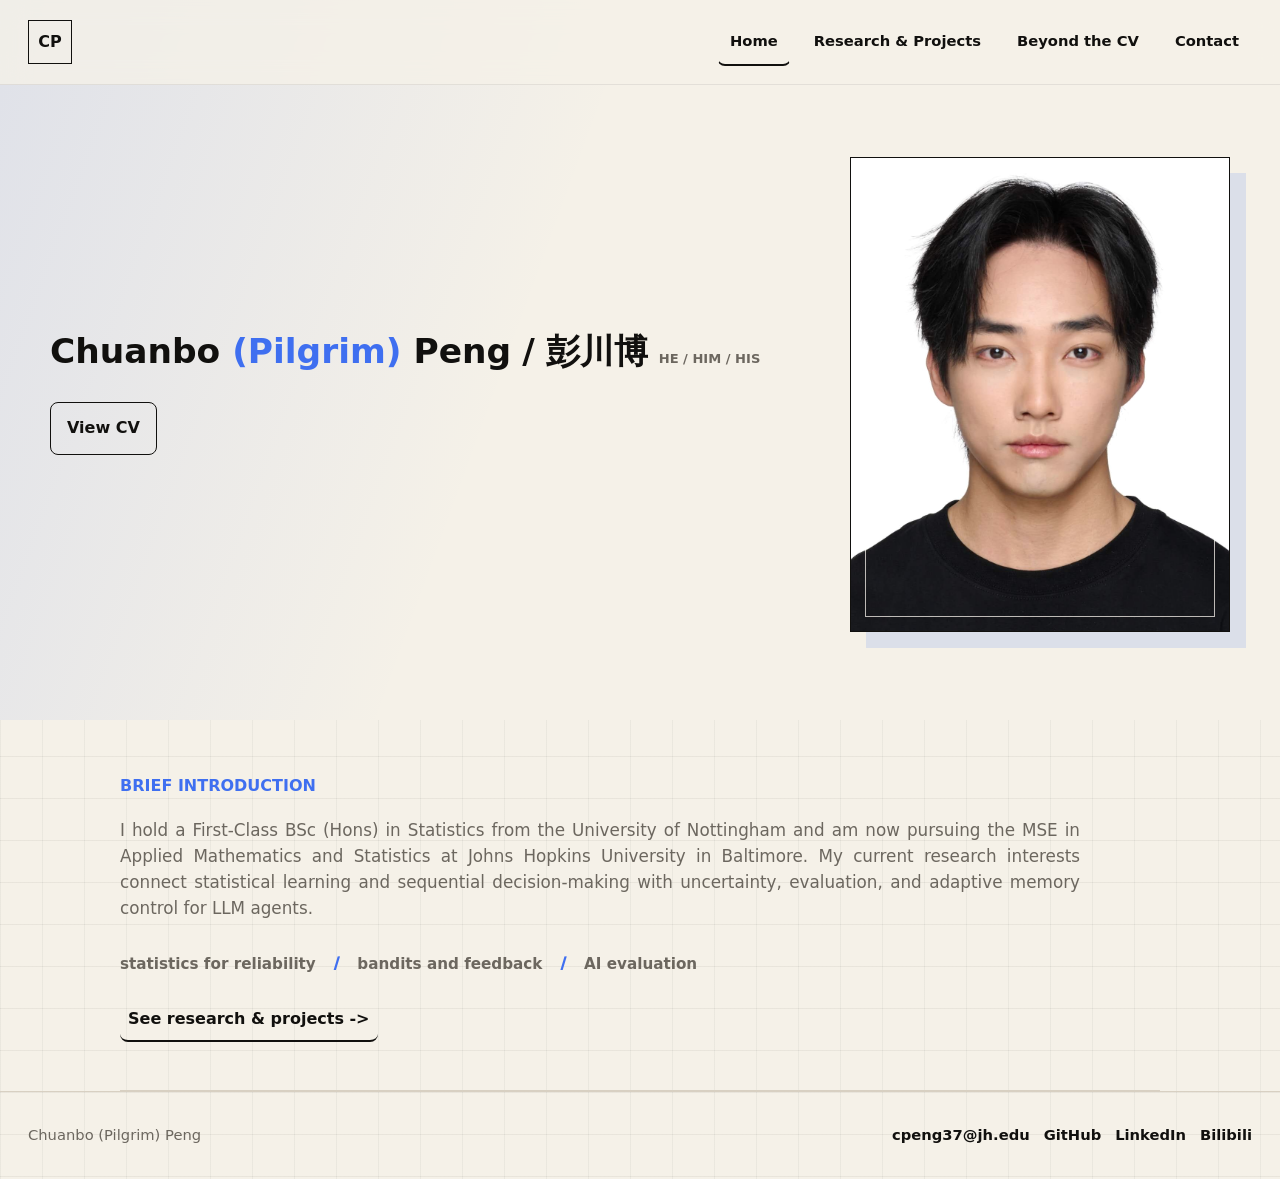
<file: index.html>
<!doctype html>
<html lang="en">
  <head>
    <meta charset="utf-8" />
    <meta name="viewport" content="width=device-width, initial-scale=1" />
    <meta
      name="description"
      content="Chuanbo (Pilgrim) Peng. Statistics, sequential decision-making, and adaptive memory for LLM agents."
    />
    <title>Chuanbo (Pilgrim) Peng</title>
    <link rel="stylesheet" href="styles.css?v=20260522-home-link-lift" />
  </head>
  <body data-page="home">
    <header class="site-header">
      <a class="brand" href="index.html" aria-label="Chuanbo Peng home">
        <span>CP</span>
      </a>
      <button class="nav-toggle" type="button" aria-label="Open navigation" aria-expanded="false">
        <span></span>
        <span></span>
      </button>
      <nav class="site-nav" aria-label="Primary navigation">
        <a href="index.html" data-nav="home">Home</a>
        <a href="work.html" data-nav="work">Research & Projects</a>
        <a href="hobbies.html" data-nav="hobbies">Beyond the CV</a>
        <a href="contact.html" data-nav="contact">Contact</a>
      </nav>
    </header>

    <main id="main">
      <section class="home-hero">
        <div class="hero-content reveal">
          <h1 class="name-lockup">
            <span class="latin-name">Chuanbo <span>(Pilgrim)</span> Peng</span>
            <span class="name-divider">/</span>
            <span class="han-inline">彭川博</span>
            <span class="pronouns">he / him / his</span>
          </h1>
          <div class="hero-actions" aria-label="Primary links">
            <a
              class="button"
              href="assets/cv/Chuanbo_Peng_CV.pdf"
              target="_blank"
              rel="noopener noreferrer"
              >View CV</a
            >
          </div>
        </div>
        <div class="hero-visual reveal">
          <div class="portrait-frame">
            <img
              class="hero-image"
              src="assets/images/profile-home.jpg"
              alt="Portrait of Chuanbo Peng in a black shirt"
              width="1200"
              height="1200"
            />
          </div>
        </div>
      </section>

      <section class="section intro-grid">
        <div class="section-kicker">Brief introduction</div>
        <div class="intro-copy reveal">
          <p>
            I hold a First-Class BSc (Hons) in Statistics from the University of Nottingham and am
            now pursuing the MSE in Applied Mathematics and Statistics at Johns Hopkins University
            in Baltimore. My current research interests connect statistical learning
            and sequential decision-making with uncertainty, evaluation, and adaptive memory
            control for LLM agents.
          </p>
        </div>
        <div class="intro-topics reveal" aria-label="Research orientation">
          <div class="research-thread" aria-label="Research directions">
            <span>statistics for reliability</span>
            <span>bandits and feedback</span>
            <span>AI evaluation</span>
          </div>
          <a class="text-link" href="work.html">See research &amp; projects -&gt;</a>
        </div>
      </section>

    </main>

    <footer class="site-footer">
      <p>Chuanbo (Pilgrim) Peng</p>
      <div>
        <a href="mailto:cpeng37@jh.edu">cpeng37@jh.edu</a>
        <a href="https://github.com/PilgrimCh" target="_blank" rel="noopener noreferrer">GitHub</a>
        <a
          href="https://www.linkedin.com/in/pilgrim-peng-5b99a8342/"
          target="_blank"
          rel="noopener noreferrer"
          >LinkedIn</a
        >
        <a
          href="https://space.bilibili.com/484920117?spm_id_from=333.1007.0.0"
          target="_blank"
          rel="noopener noreferrer"
          >Bilibili</a
        >
      </div>
    </footer>

    <script src="script.js?v=20260519-cursorfix"></script>
  </body>
</html>
</file>
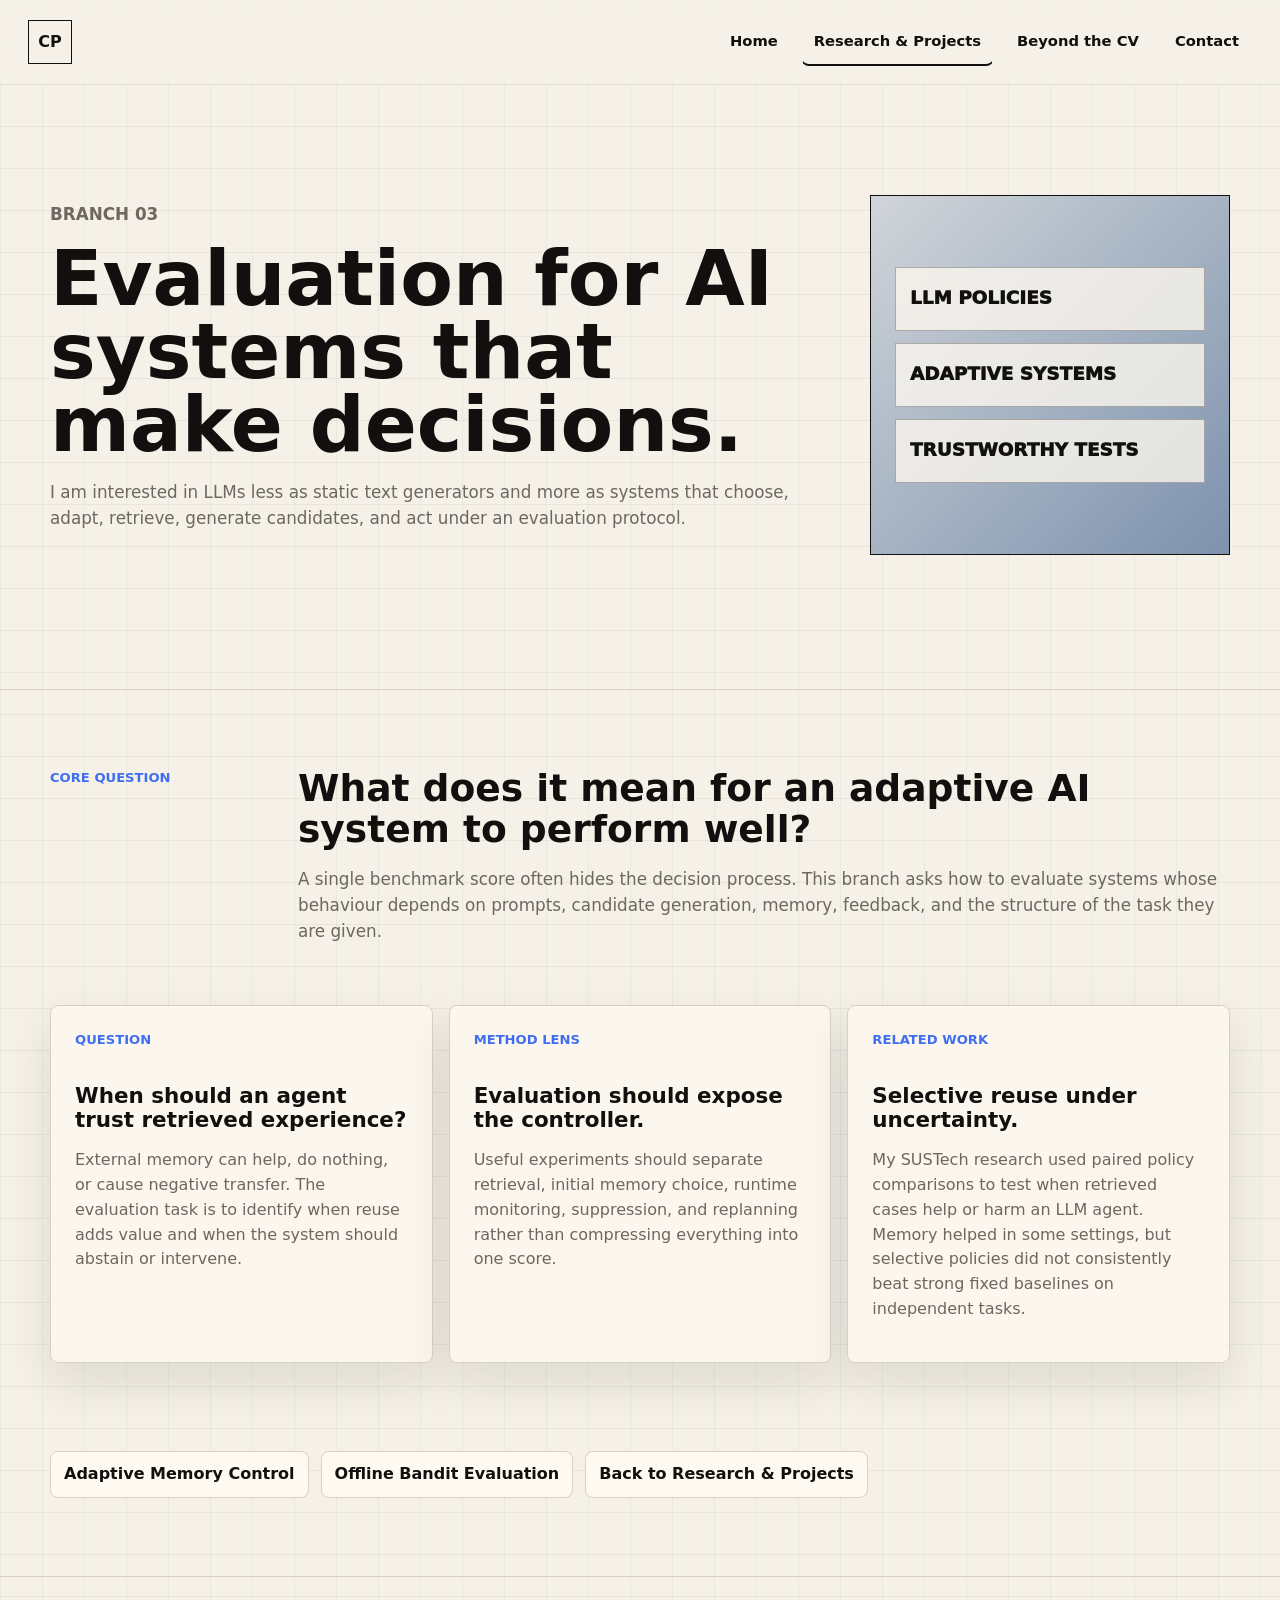
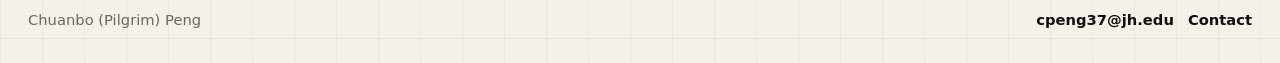
<file: ai-evaluation.html>
<!doctype html>
<html lang="en">
  <head>
    <meta charset="utf-8" />
    <meta name="viewport" content="width=device-width, initial-scale=1" />
    <meta
      name="description"
      content="AI evaluation branch page for Chuanbo (Pilgrim) Peng."
    />
    <title>AI Evaluation | Chuanbo (Pilgrim) Peng</title>
    <link rel="stylesheet" href="styles.css?v=20260521-shortintro" />
  </head>
  <body data-page="work">
    <header class="site-header">
      <a class="brand" href="index.html" aria-label="Chuanbo Peng home"><span>CP</span></a>
      <button class="nav-toggle" type="button" aria-label="Open navigation" aria-expanded="false">
        <span></span>
        <span></span>
      </button>
      <nav class="site-nav" aria-label="Primary navigation">
        <a href="index.html" data-nav="home">Home</a>
        <a href="work.html" data-nav="work">Research & Projects</a>
        <a href="hobbies.html" data-nav="hobbies">Beyond the CV</a>
        <a href="contact.html" data-nav="contact">Contact</a>
      </nav>
    </header>

    <main id="main">
      <section class="page-hero branch-hero">
        <div class="page-hero-copy reveal">
          <p class="eyebrow">Branch 03</p>
          <h1>Evaluation for AI systems that make decisions.</h1>
          <p>
            I am interested in LLMs less as static text generators and more as systems that choose,
            adapt, retrieve, generate candidates, and act under an evaluation protocol.
          </p>
        </div>
        <div class="page-hero-mark branch-mark reveal" aria-hidden="true">
          <span>LLM policies</span>
          <span>adaptive systems</span>
          <span>trustworthy tests</span>
        </div>
      </section>

      <section class="section branch-overview">
        <div class="section-kicker">Core question</div>
        <div class="branch-copy reveal">
          <h2>What does it mean for an adaptive AI system to perform well?</h2>
          <p>
            A single benchmark score often hides the decision process. This branch asks how to
            evaluate systems whose behaviour depends on prompts, candidate generation, memory,
            feedback, and the structure of the task they are given.
          </p>
        </div>
      </section>

      <section class="section branch-grid" aria-label="AI evaluation notes">
        <article class="branch-card reveal">
          <span>Question</span>
          <h2>When should an agent trust retrieved experience?</h2>
          <p>
            External memory can help, do nothing, or cause negative transfer. The evaluation task
            is to identify when reuse adds value and when the system should abstain or intervene.
          </p>
        </article>
        <article class="branch-card reveal">
          <span>Method lens</span>
          <h2>Evaluation should expose the controller.</h2>
          <p>
            Useful experiments should separate retrieval, initial memory choice, runtime
            monitoring, suppression, and replanning rather than compressing everything into one
            score.
          </p>
        </article>
        <article class="branch-card reveal">
          <span>Related work</span>
          <h2>Selective reuse under uncertainty.</h2>
          <p>
            My SUSTech research used paired policy comparisons to test when retrieved cases help
            or harm an LLM agent. Memory helped in some settings, but selective policies did not
            consistently beat strong fixed baselines on independent tasks.
          </p>
        </article>
      </section>

      <section class="section branch-links" aria-label="Related projects">
        <a href="work.html#llm-exploration">Adaptive Memory Control</a>
        <a href="work.html#offline-evaluation">Offline Bandit Evaluation</a>
        <a href="work.html">Back to Research & Projects</a>
      </section>
    </main>

    <footer class="site-footer">
      <p>Chuanbo (Pilgrim) Peng</p>
      <div>
        <a href="mailto:cpeng37@jh.edu">cpeng37@jh.edu</a>
        <a href="contact.html">Contact</a>
      </div>
    </footer>

    <script src="script.js?v=20260519-cursorfix"></script>
  </body>
</html>
</file>
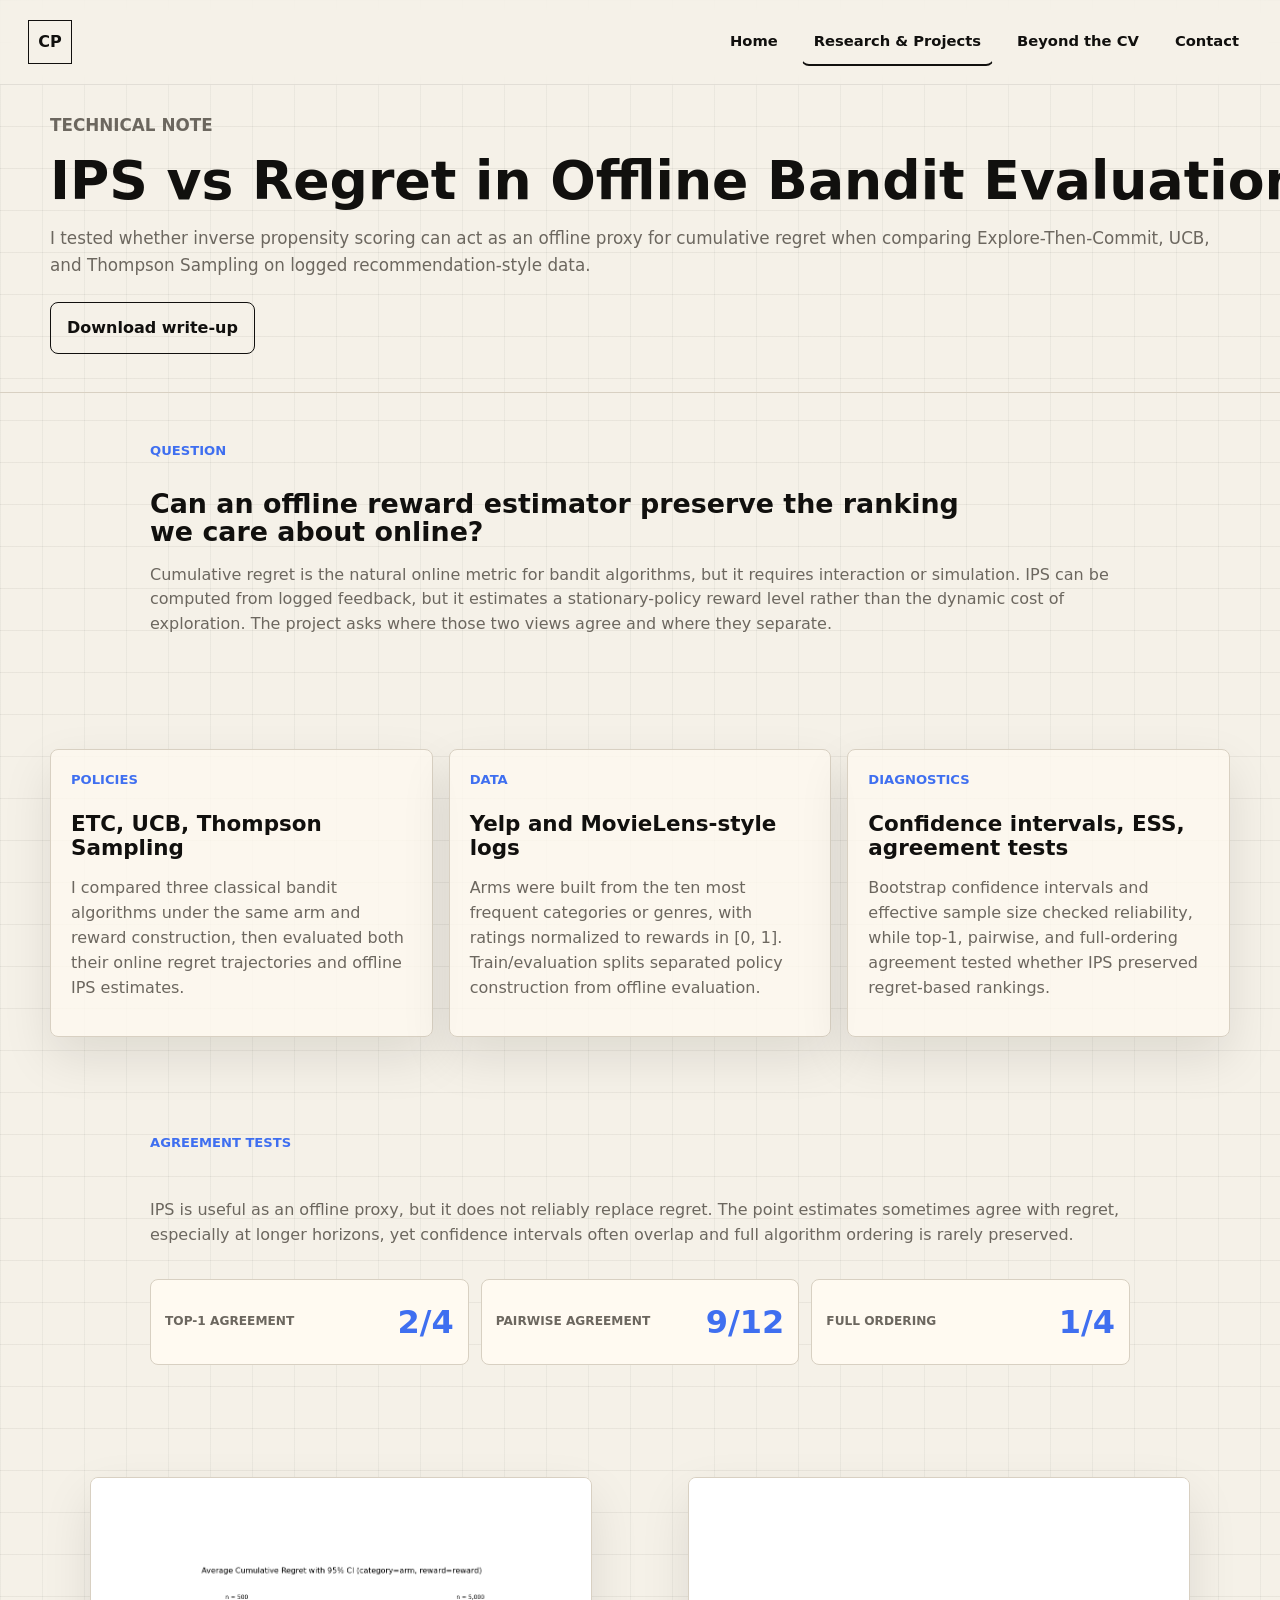
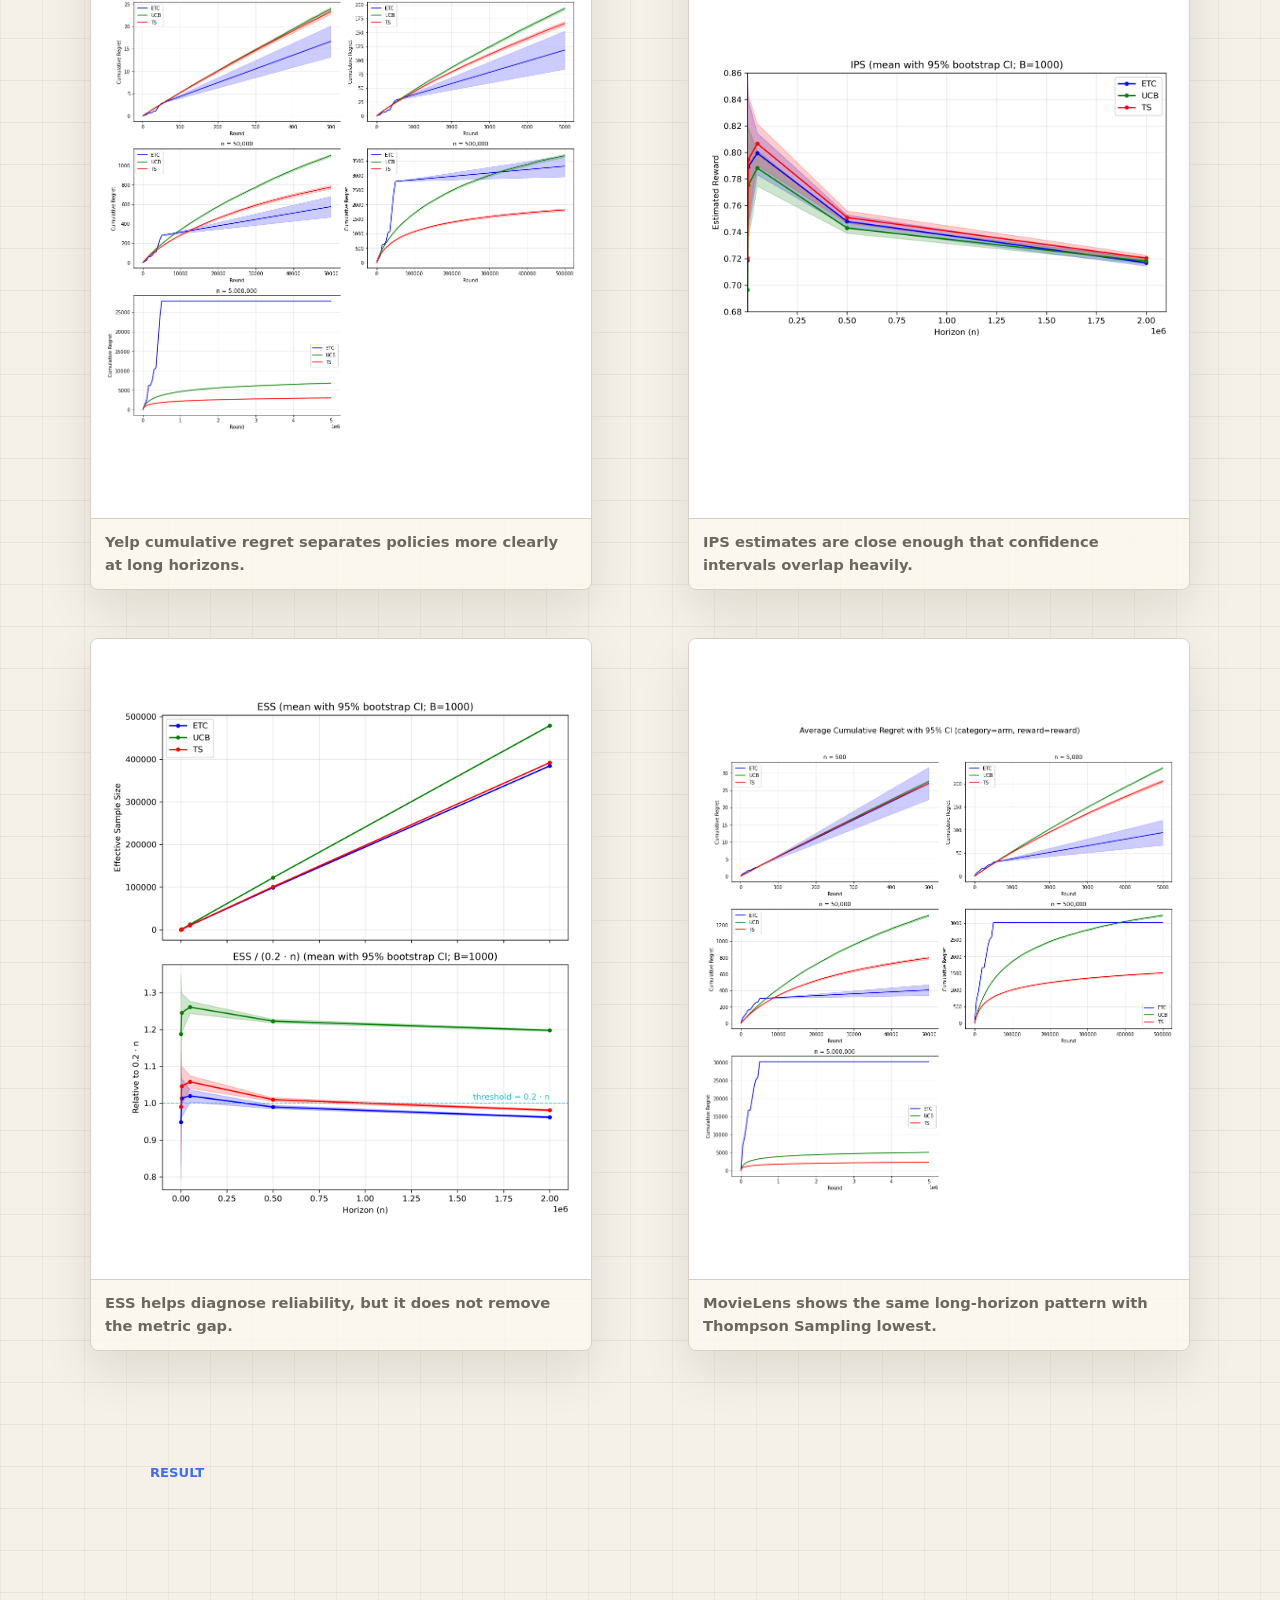
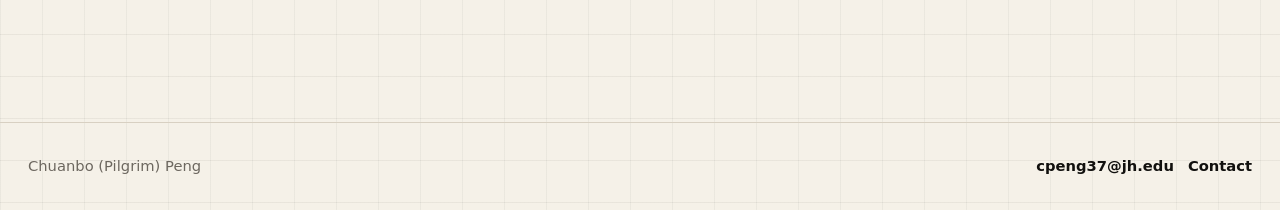
<file: bandit-offline-evaluation.html>
<!doctype html>
<html lang="en">
  <head>
    <meta charset="utf-8" />
    <meta name="viewport" content="width=device-width, initial-scale=1" />
    <meta
      name="description"
      content="Technical note on IPS, cumulative regret, and offline evaluation for bandit algorithms."
    />
    <title>IPS vs Regret | Chuanbo (Pilgrim) Peng</title>
    <link rel="stylesheet" href="styles.css?v=20260522-bandit-title-wide2" />
  </head>
  <body class="bandit-page" data-page="work">
    <header class="site-header">
      <a class="brand" href="index.html" aria-label="Chuanbo Peng home"><span>CP</span></a>
      <button class="nav-toggle" type="button" aria-label="Open navigation" aria-expanded="false">
        <span></span>
        <span></span>
      </button>
      <nav class="site-nav" aria-label="Primary navigation">
        <a href="index.html" data-nav="home">Home</a>
        <a href="work.html" data-nav="work">Research & Projects</a>
        <a href="hobbies.html" data-nav="hobbies">Beyond the CV</a>
        <a href="contact.html" data-nav="contact">Contact</a>
      </nav>
    </header>

    <main id="main">
      <section class="page-hero project-hero">
        <div class="page-hero-copy reveal">
          <p class="eyebrow">Technical note</p>
          <h1>IPS vs Regret in Offline Bandit Evaluation</h1>
          <p>
            I tested whether inverse propensity scoring can act as an offline proxy for cumulative
            regret when comparing Explore-Then-Commit, UCB, and Thompson Sampling on logged
            recommendation-style data.
          </p>
          <div class="hero-actions" aria-label="Bandit project links">
            <a
              class="button"
              href="https://drive.google.com/uc?export=download&id=1IyTOx35nXtIuEhLZSnIdL_vdzA-MgEpH"
              target="_blank"
              rel="noopener noreferrer"
              >Download write-up</a
            >
          </div>
        </div>
      </section>

      <section class="section project-summary">
        <div class="section-kicker">Question</div>
        <div class="project-copy reveal">
          <h2>Can an offline reward estimator preserve the ranking we care about online?</h2>
          <p>
            Cumulative regret is the natural online metric for bandit algorithms, but it requires
            interaction or simulation. IPS can be computed from logged feedback, but it estimates a
            stationary-policy reward level rather than the dynamic cost of exploration. The project
            asks where those two views agree and where they separate.
          </p>
        </div>
      </section>

      <section class="section project-grid" aria-label="Bandit project setup">
        <article class="project-card reveal">
          <span>Policies</span>
          <h2>ETC, UCB, Thompson Sampling</h2>
          <p>
            I compared three classical bandit algorithms under the same arm and reward
            construction, then evaluated both their online regret trajectories and offline IPS
            estimates.
          </p>
        </article>
        <article class="project-card reveal">
          <span>Data</span>
          <h2>Yelp and MovieLens-style logs</h2>
          <p>
            Arms were built from the ten most frequent categories or genres, with ratings
            normalized to rewards in [0, 1]. Train/evaluation splits separated policy construction
            from offline evaluation.
          </p>
        </article>
        <article class="project-card reveal">
          <span>Diagnostics</span>
          <h2>Confidence intervals, ESS, agreement tests</h2>
          <p>
            Bootstrap confidence intervals and effective sample size checked reliability, while
            top-1, pairwise, and full-ordering agreement tested whether IPS preserved regret-based
            rankings.
          </p>
        </article>
      </section>

      <section class="section project-findings">
        <div class="section-kicker">Agreement tests</div>
        <div class="finding-stack reveal">
          <p>
            IPS is useful as an offline proxy, but it does not reliably replace regret. The point
            estimates sometimes agree with regret, especially at longer horizons, yet confidence
            intervals often overlap and full algorithm ordering is rarely preserved.
          </p>
          <div class="metric-strip" aria-label="Agreement summary">
            <div>
              <span>Top-1 agreement</span>
              <strong>2/4</strong>
            </div>
            <div>
              <span>Pairwise agreement</span>
              <strong>9/12</strong>
            </div>
            <div>
              <span>Full ordering</span>
              <strong>1/4</strong>
            </div>
          </div>
        </div>
      </section>

      <section class="section figure-grid" aria-label="Bandit evaluation figures">
        <figure class="figure-card reveal">
          <img
            src="assets/images/bandit-yelp-regret.png"
            alt="Average cumulative regret on Yelp with 95 percent confidence intervals"
            width="900"
            height="640"
            loading="lazy"
          />
          <figcaption>Yelp cumulative regret separates policies more clearly at long horizons.</figcaption>
        </figure>
        <figure class="figure-card reveal">
          <img
            src="assets/images/bandit-yelp-ips.png"
            alt="IPS estimates on Yelp with bootstrap confidence intervals"
            width="900"
            height="640"
            loading="lazy"
          />
          <figcaption>IPS estimates are close enough that confidence intervals overlap heavily.</figcaption>
        </figure>
        <figure class="figure-card reveal">
          <img
            src="assets/images/bandit-yelp-ess.png"
            alt="Effective sample size and normalized ESS ratio on Yelp"
            width="900"
            height="640"
            loading="lazy"
          />
          <figcaption>ESS helps diagnose reliability, but it does not remove the metric gap.</figcaption>
        </figure>
        <figure class="figure-card reveal">
          <img
            src="assets/images/bandit-movielens-regret.png"
            alt="Average cumulative regret on MovieLens with 95 percent confidence intervals"
            width="900"
            height="640"
            loading="lazy"
          />
          <figcaption>MovieLens shows the same long-horizon pattern with Thompson Sampling lowest.</figcaption>
        </figure>
      </section>

      <section class="section project-summary project-result">
        <div class="section-kicker">Result</div>
        <div class="project-copy reveal">
          <h2>Offline evaluation is useful, but it has to be treated as evidence with failure modes.</h2>
          <p>
            IPS answers a different question from regret: it estimates reward under an evaluation
            policy, while regret measures the dynamic cost of exploration. In this experiment, IPS
            worked as a useful offline signal, but the overlapping intervals and ordering
            mismatches mean it should complement regret rather than replace it.
          </p>
        </div>
      </section>

    </main>

    <footer class="site-footer">
      <p>Chuanbo (Pilgrim) Peng</p>
      <div>
        <a href="mailto:cpeng37@jh.edu">cpeng37@jh.edu</a>
        <a href="contact.html">Contact</a>
      </div>
    </footer>

    <script src="script.js?v=20260519-cursorfix"></script>
  </body>
</html>
</file>
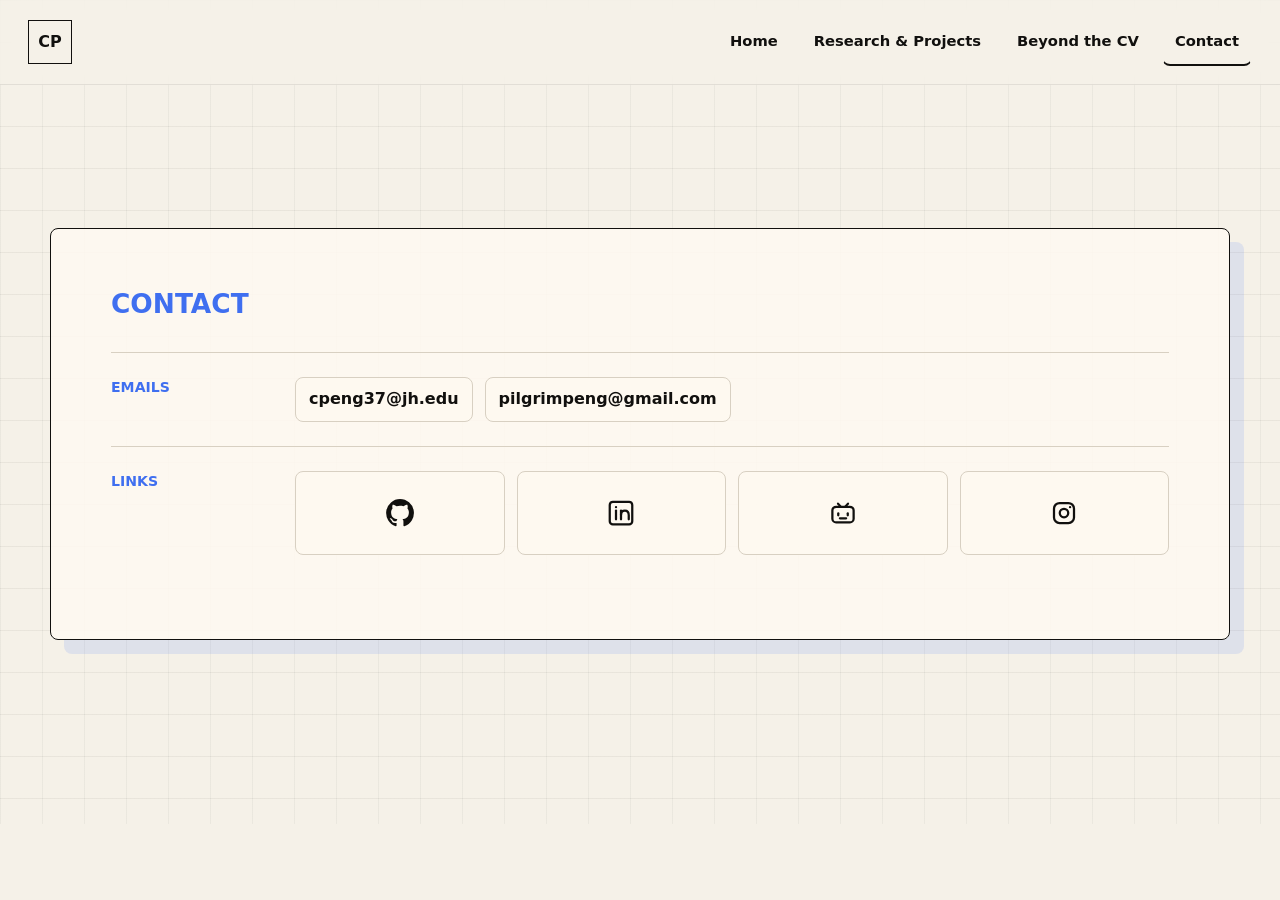
<file: contact.html>
<!doctype html>
<html lang="en">
  <head>
    <meta charset="utf-8" />
    <meta name="viewport" content="width=device-width, initial-scale=1" />
    <meta name="description" content="Contact links for Chuanbo (Pilgrim) Peng." />
    <title>Contact | Chuanbo (Pilgrim) Peng</title>
    <link rel="stylesheet" href="styles.css?v=20260521-shortintro" />
  </head>
  <body data-page="contact">
    <header class="site-header">
      <a class="brand" href="index.html" aria-label="Chuanbo Peng home"><span>CP</span></a>
      <button class="nav-toggle" type="button" aria-label="Open navigation" aria-expanded="false">
        <span></span>
        <span></span>
      </button>
      <nav class="site-nav" aria-label="Primary navigation">
        <a href="index.html" data-nav="home">Home</a>
        <a href="work.html" data-nav="work">Research & Projects</a>
        <a href="hobbies.html" data-nav="hobbies">Beyond the CV</a>
        <a href="contact.html" data-nav="contact">Contact</a>
      </nav>
    </header>

    <main id="main">
      <section class="section contact-hero">
        <div class="contact-sheet reveal">
          <h1 class="contact-heading">Contact</h1>
          <div class="contact-line">
            <span>Emails</span>
            <div>
              <a href="mailto:cpeng37@jh.edu">cpeng37@jh.edu</a>
              <a href="mailto:pilgrimpeng@gmail.com">pilgrimpeng@gmail.com</a>
            </div>
          </div>
          <div class="contact-line links-line">
            <span>Links</span>
            <div class="contact-links">
              <a
                class="icon-link"
                href="https://github.com/PilgrimCh"
                aria-label="GitHub"
                target="_blank"
                rel="noopener noreferrer"
              >
                <svg viewBox="0 0 24 24" aria-hidden="true">
                  <path
                    d="M12 .8A11.2 11.2 0 0 0 8.5 22.6c.56.1.76-.24.76-.54v-2.1c-3.12.68-3.78-1.34-3.78-1.34-.5-1.3-1.24-1.65-1.24-1.65-1.02-.7.08-.68.08-.68 1.12.08 1.7 1.15 1.7 1.15 1 1.7 2.62 1.22 3.26.93.1-.72.39-1.22.7-1.5-2.48-.28-5.1-1.24-5.1-5.54 0-1.22.44-2.22 1.15-3-.12-.28-.5-1.42.1-2.96 0 0 .94-.3 3.08 1.14A10.65 10.65 0 0 1 12 6.14c.95 0 1.9.13 2.79.38 2.13-1.44 3.07-1.14 3.07-1.14.6 1.54.22 2.68.1 2.96.72.78 1.15 1.78 1.15 3 0 4.3-2.62 5.25-5.12 5.53.4.35.76 1.04.76 2.1v3.1c0 .3.2.65.77.54A11.2 11.2 0 0 0 12 .8Z"
                  />
                </svg>
              </a>
              <a
                class="icon-link"
                href="https://www.linkedin.com/in/pilgrim-peng-5b99a8342/"
                aria-label="LinkedIn"
                target="_blank"
                rel="noopener noreferrer"
              >
                <svg viewBox="0 0 24 24" aria-hidden="true">
                  <rect x="3" y="3" width="18" height="18" rx="2.5"></rect>
                  <path d="M8 10v7"></path>
                  <path d="M8 7.2v.1"></path>
                  <path d="M12 10v7"></path>
                  <path d="M12 13.4c0-2 1.2-3.4 3.1-3.4 2 0 3.1 1.35 3.1 3.75V17"></path>
                </svg>
              </a>
              <a
                class="icon-link"
                href="https://space.bilibili.com/484920117?spm_id_from=333.1007.0.0"
                aria-label="Bilibili"
                target="_blank"
                rel="noopener noreferrer"
              >
                <svg viewBox="0 0 24 24" aria-hidden="true">
                  <path d="M8 4.5 10.2 7"></path>
                  <path d="M16 4.5 13.8 7"></path>
                  <rect x="3.5" y="7" width="17" height="12.5" rx="3"></rect>
                  <path d="M8.2 12.2v1.6"></path>
                  <path d="M15.8 12.2v1.6"></path>
                  <path d="M9.5 16.2h5"></path>
                </svg>
              </a>
              <a
                class="icon-link"
                href="https://www.instagram.com/pengpilgrim/"
                aria-label="Instagram"
                target="_blank"
                rel="noopener noreferrer"
              >
                <svg viewBox="0 0 24 24" aria-hidden="true">
                  <rect x="4" y="4" width="16" height="16" rx="4.5"></rect>
                  <circle cx="12" cy="12" r="3.4"></circle>
                  <path d="M16.8 7.3h.1"></path>
                </svg>
              </a>
            </div>
          </div>
        </div>
      </section>
    </main>

    <script src="script.js?v=20260519-cursorfix"></script>
  </body>
</html>
</file>
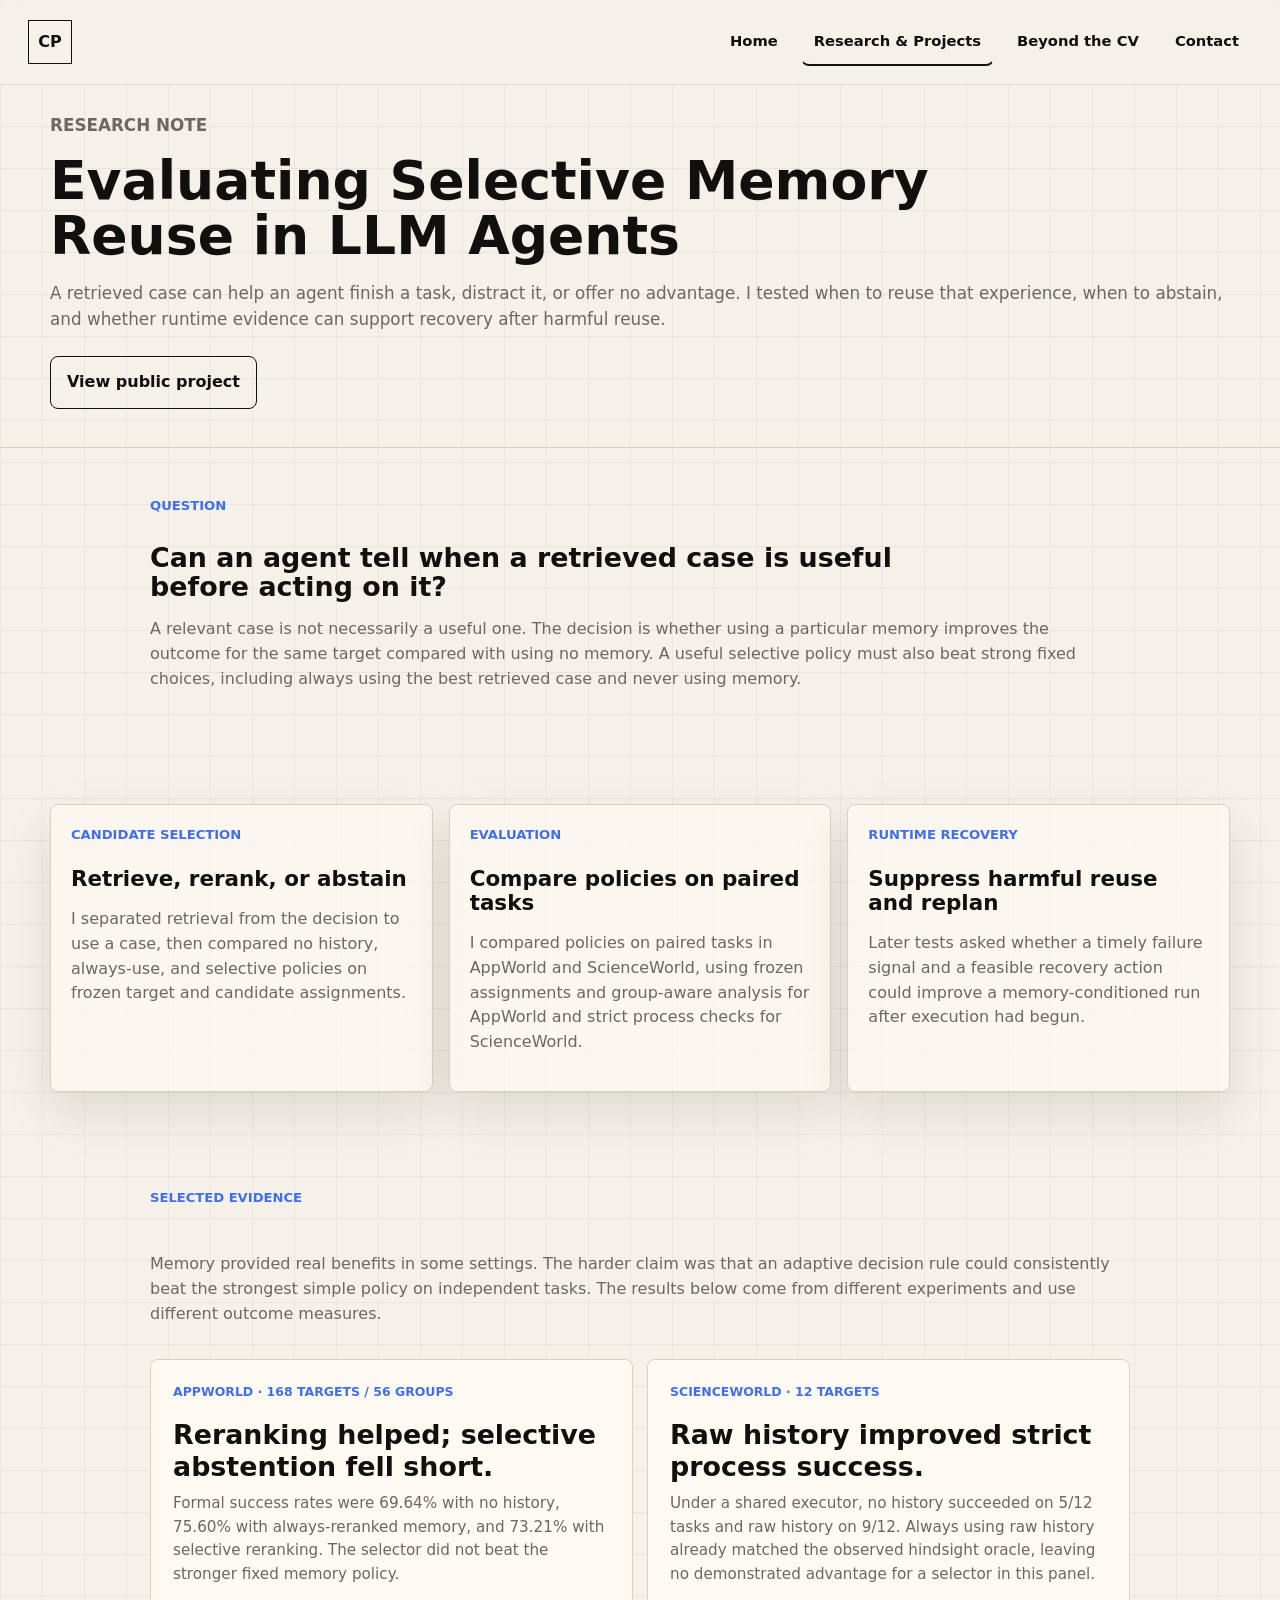
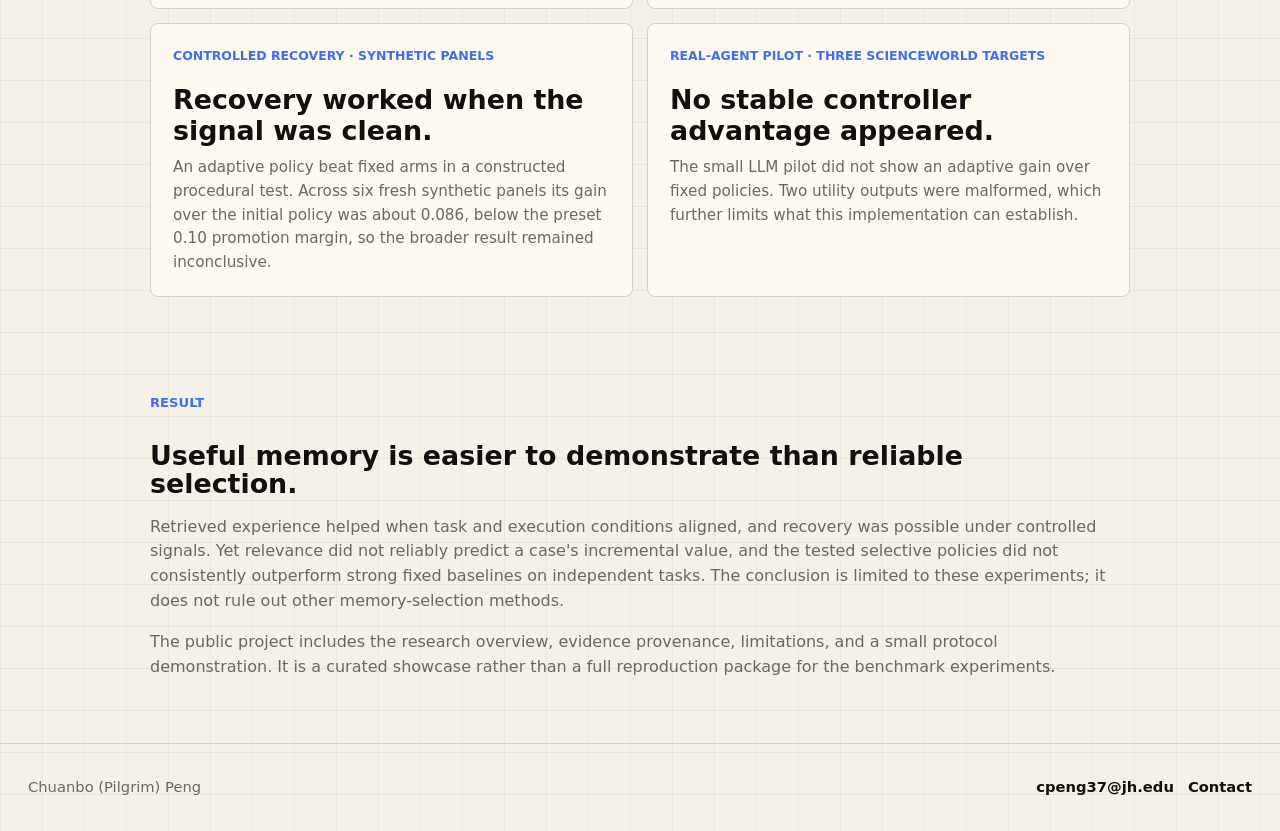
<file: selective-memory-reuse.html>
<!doctype html>
<html lang="en">
  <head>
    <meta charset="utf-8" />
    <meta name="viewport" content="width=device-width, initial-scale=1" />
    <meta
      name="description"
      content="A research note on when retrieved experience helps LLM agents, when to abstain, and what runtime recovery can establish."
    />
    <title>Selective Memory Reuse | Chuanbo (Pilgrim) Peng</title>
    <link rel="stylesheet" href="styles.css?v=20260924-memory-note" />
  </head>
  <body class="bandit-page memory-page" data-page="work">
    <header class="site-header">
      <a class="brand" href="index.html" aria-label="Chuanbo Peng home"><span>CP</span></a>
      <button class="nav-toggle" type="button" aria-label="Open navigation" aria-expanded="false">
        <span></span>
        <span></span>
      </button>
      <nav class="site-nav" aria-label="Primary navigation">
        <a href="index.html" data-nav="home">Home</a>
        <a href="work.html" data-nav="work">Research & Projects</a>
        <a href="hobbies.html" data-nav="hobbies">Beyond the CV</a>
        <a href="contact.html" data-nav="contact">Contact</a>
      </nav>
    </header>

    <main id="main">
      <section class="page-hero project-hero">
        <div class="page-hero-copy reveal">
          <p class="eyebrow">Research note</p>
          <h1>Evaluating Selective Memory Reuse in LLM Agents</h1>
          <p>
            A retrieved case can help an agent finish a task, distract it, or offer no advantage.
            I tested when to reuse that experience, when to abstain, and whether runtime evidence
            can support recovery after harmful reuse.
          </p>
          <div class="hero-actions" aria-label="Selective memory project links">
            <a
              class="button"
              href="https://github.com/PilgrimCh/selective-memory-evaluation"
              target="_blank"
              rel="noopener noreferrer"
              >View public project</a
            >
          </div>
        </div>
      </section>

      <section class="section project-summary">
        <div class="section-kicker">Question</div>
        <div class="project-copy reveal">
          <h2>Can an agent tell when a retrieved case is useful before acting on it?</h2>
          <p>
            A relevant case is not necessarily a useful one. The decision is whether using a
            particular memory improves the outcome for the same target compared with using no
            memory. A useful selective policy must also beat strong fixed choices, including
            always using the best retrieved case and never using memory.
          </p>
        </div>
      </section>

      <section class="section project-grid" aria-label="Selective memory research design">
        <article class="project-card reveal">
          <span>Candidate selection</span>
          <h2>Retrieve, rerank, or abstain</h2>
          <p>
            I separated retrieval from the decision to use a case, then compared no history,
            always-use, and selective policies on frozen target and candidate assignments.
          </p>
        </article>
        <article class="project-card reveal">
          <span>Evaluation</span>
          <h2>Compare policies on paired tasks</h2>
          <p>
            I compared policies on paired tasks in AppWorld and ScienceWorld, using frozen
            assignments and group-aware analysis for AppWorld and strict process checks for
            ScienceWorld.
          </p>
        </article>
        <article class="project-card reveal">
          <span>Runtime recovery</span>
          <h2>Suppress harmful reuse and replan</h2>
          <p>
            Later tests asked whether a timely failure signal and a feasible recovery action
            could improve a memory-conditioned run after execution had begun.
          </p>
        </article>
      </section>

      <section class="section project-findings">
        <div class="section-kicker">Selected evidence</div>
        <div class="finding-stack reveal">
          <p>
            Memory provided real benefits in some settings. The harder claim was that an adaptive
            decision rule could consistently beat the strongest simple policy on independent tasks.
            The results below come from different experiments and use different outcome measures.
          </p>
          <div class="memory-evidence-grid">
            <article class="memory-evidence-card">
              <span>AppWorld · 168 targets / 56 groups</span>
              <h2>Reranking helped; selective abstention fell short.</h2>
              <p>
                Formal success rates were 69.64% with no history, 75.60% with always-reranked
                memory, and 73.21% with selective reranking. The selector did not beat the
                stronger fixed memory policy.
              </p>
            </article>
            <article class="memory-evidence-card">
              <span>ScienceWorld · 12 targets</span>
              <h2>Raw history improved strict process success.</h2>
              <p>
                Under a shared executor, no history succeeded on 5/12 tasks and raw history on
                9/12. Always using raw history already matched the observed hindsight oracle,
                leaving no demonstrated advantage for a selector in this panel.
              </p>
            </article>
            <article class="memory-evidence-card">
              <span>Controlled recovery · synthetic panels</span>
              <h2>Recovery worked when the signal was clean.</h2>
              <p>
                An adaptive policy beat fixed arms in a constructed procedural test. Across six
                fresh synthetic panels its gain over the initial policy was about 0.086, below
                the preset 0.10 promotion margin, so the broader result remained inconclusive.
              </p>
            </article>
            <article class="memory-evidence-card">
              <span>Real-agent pilot · three ScienceWorld targets</span>
              <h2>No stable controller advantage appeared.</h2>
              <p>
                The small LLM pilot did not show an adaptive gain over fixed policies. Two utility
                outputs were malformed, which further limits what this implementation can establish.
              </p>
            </article>
          </div>
        </div>
      </section>

      <section class="section project-summary project-result">
        <div class="section-kicker">Result</div>
        <div class="project-copy reveal">
          <h2>Useful memory is easier to demonstrate than reliable selection.</h2>
          <p>
            Retrieved experience helped when task and execution conditions aligned, and recovery
            was possible under controlled signals. Yet relevance did not reliably predict a case's
            incremental value, and the tested selective policies did not consistently outperform
            strong fixed baselines on independent tasks. The conclusion is limited to these
            experiments; it does not rule out other memory-selection methods.
          </p>
          <p>
            The public project includes the research overview, evidence provenance, limitations,
            and a small protocol demonstration. It is a curated showcase rather than a full
            reproduction package for the benchmark experiments.
          </p>
        </div>
      </section>
    </main>

    <footer class="site-footer">
      <p>Chuanbo (Pilgrim) Peng</p>
      <div>
        <a href="mailto:cpeng37@jh.edu">cpeng37@jh.edu</a>
        <a href="contact.html">Contact</a>
      </div>
    </footer>

    <script src="script.js?v=20260519-cursorfix"></script>
  </body>
</html>
</file>
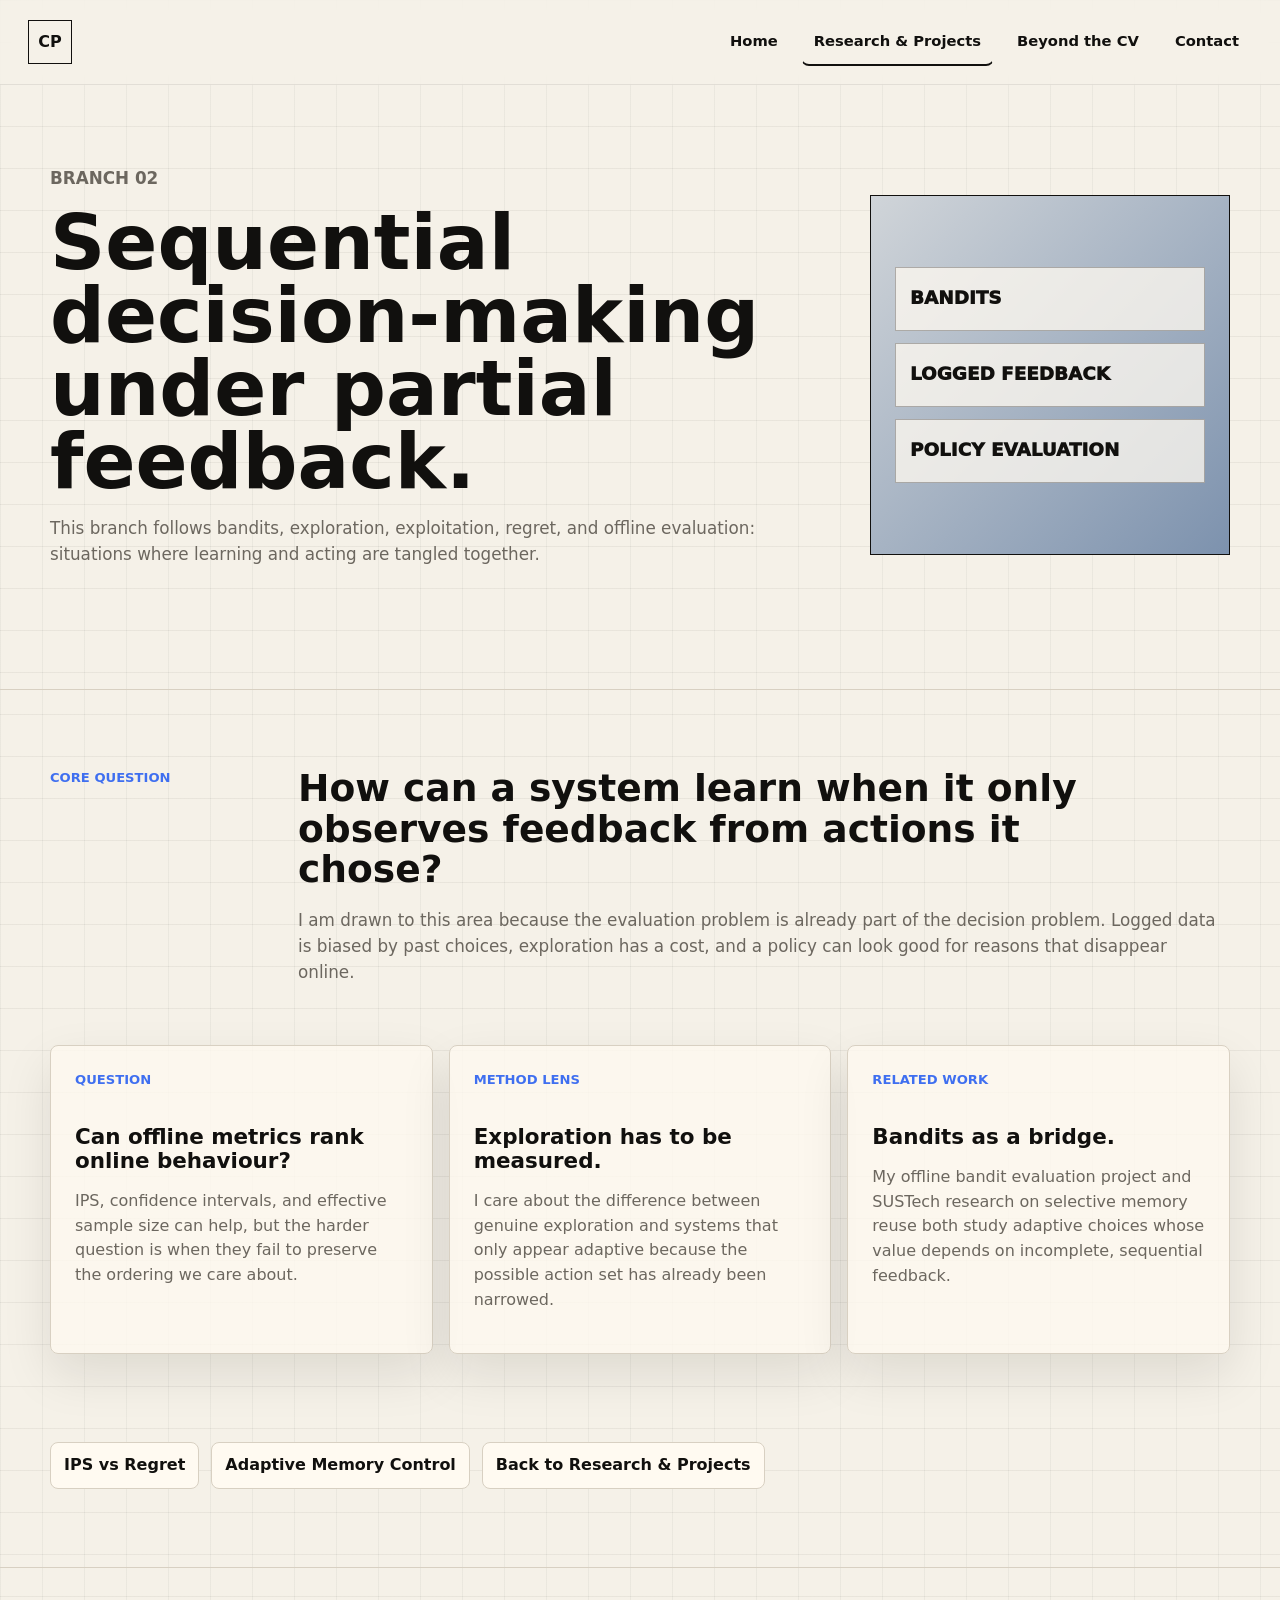
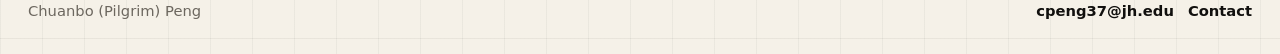
<file: sequential-decision-making.html>
<!doctype html>
<html lang="en">
  <head>
    <meta charset="utf-8" />
    <meta name="viewport" content="width=device-width, initial-scale=1" />
    <meta
      name="description"
      content="Sequential decision-making branch page for Chuanbo (Pilgrim) Peng."
    />
    <title>Sequential Decision-Making | Chuanbo (Pilgrim) Peng</title>
    <link rel="stylesheet" href="styles.css?v=20260521-shortintro" />
  </head>
  <body data-page="work">
    <header class="site-header">
      <a class="brand" href="index.html" aria-label="Chuanbo Peng home"><span>CP</span></a>
      <button class="nav-toggle" type="button" aria-label="Open navigation" aria-expanded="false">
        <span></span>
        <span></span>
      </button>
      <nav class="site-nav" aria-label="Primary navigation">
        <a href="index.html" data-nav="home">Home</a>
        <a href="work.html" data-nav="work">Research & Projects</a>
        <a href="hobbies.html" data-nav="hobbies">Beyond the CV</a>
        <a href="contact.html" data-nav="contact">Contact</a>
      </nav>
    </header>

    <main id="main">
      <section class="page-hero branch-hero">
        <div class="page-hero-copy reveal">
          <p class="eyebrow">Branch 02</p>
          <h1>Sequential decision-making under partial feedback.</h1>
          <p>
            This branch follows bandits, exploration, exploitation, regret, and offline evaluation:
            situations where learning and acting are tangled together.
          </p>
        </div>
        <div class="page-hero-mark branch-mark reveal" aria-hidden="true">
          <span>bandits</span>
          <span>logged feedback</span>
          <span>policy evaluation</span>
        </div>
      </section>

      <section class="section branch-overview">
        <div class="section-kicker">Core question</div>
        <div class="branch-copy reveal">
          <h2>How can a system learn when it only observes feedback from actions it chose?</h2>
          <p>
            I am drawn to this area because the evaluation problem is already part of the decision
            problem. Logged data is biased by past choices, exploration has a cost, and a policy
            can look good for reasons that disappear online.
          </p>
        </div>
      </section>

      <section class="section branch-grid" aria-label="Sequential decision-making notes">
        <article class="branch-card reveal">
          <span>Question</span>
          <h2>Can offline metrics rank online behaviour?</h2>
          <p>
            IPS, confidence intervals, and effective sample size can help, but the harder question
            is when they fail to preserve the ordering we care about.
          </p>
        </article>
        <article class="branch-card reveal">
          <span>Method lens</span>
          <h2>Exploration has to be measured.</h2>
          <p>
            I care about the difference between genuine exploration and systems that only appear
            adaptive because the possible action set has already been narrowed.
          </p>
        </article>
        <article class="branch-card reveal">
          <span>Related work</span>
          <h2>Bandits as a bridge.</h2>
          <p>
            My offline bandit evaluation project and SUSTech research on selective memory reuse
            both study adaptive choices whose value depends on incomplete, sequential feedback.
          </p>
        </article>
      </section>

      <section class="section branch-links" aria-label="Related projects">
        <a href="work.html#offline-evaluation">IPS vs Regret</a>
        <a href="work.html#llm-exploration">Adaptive Memory Control</a>
        <a href="work.html">Back to Research & Projects</a>
      </section>
    </main>

    <footer class="site-footer">
      <p>Chuanbo (Pilgrim) Peng</p>
      <div>
        <a href="mailto:cpeng37@jh.edu">cpeng37@jh.edu</a>
        <a href="contact.html">Contact</a>
      </div>
    </footer>

    <script src="script.js?v=20260519-cursorfix"></script>
  </body>
</html>
</file>
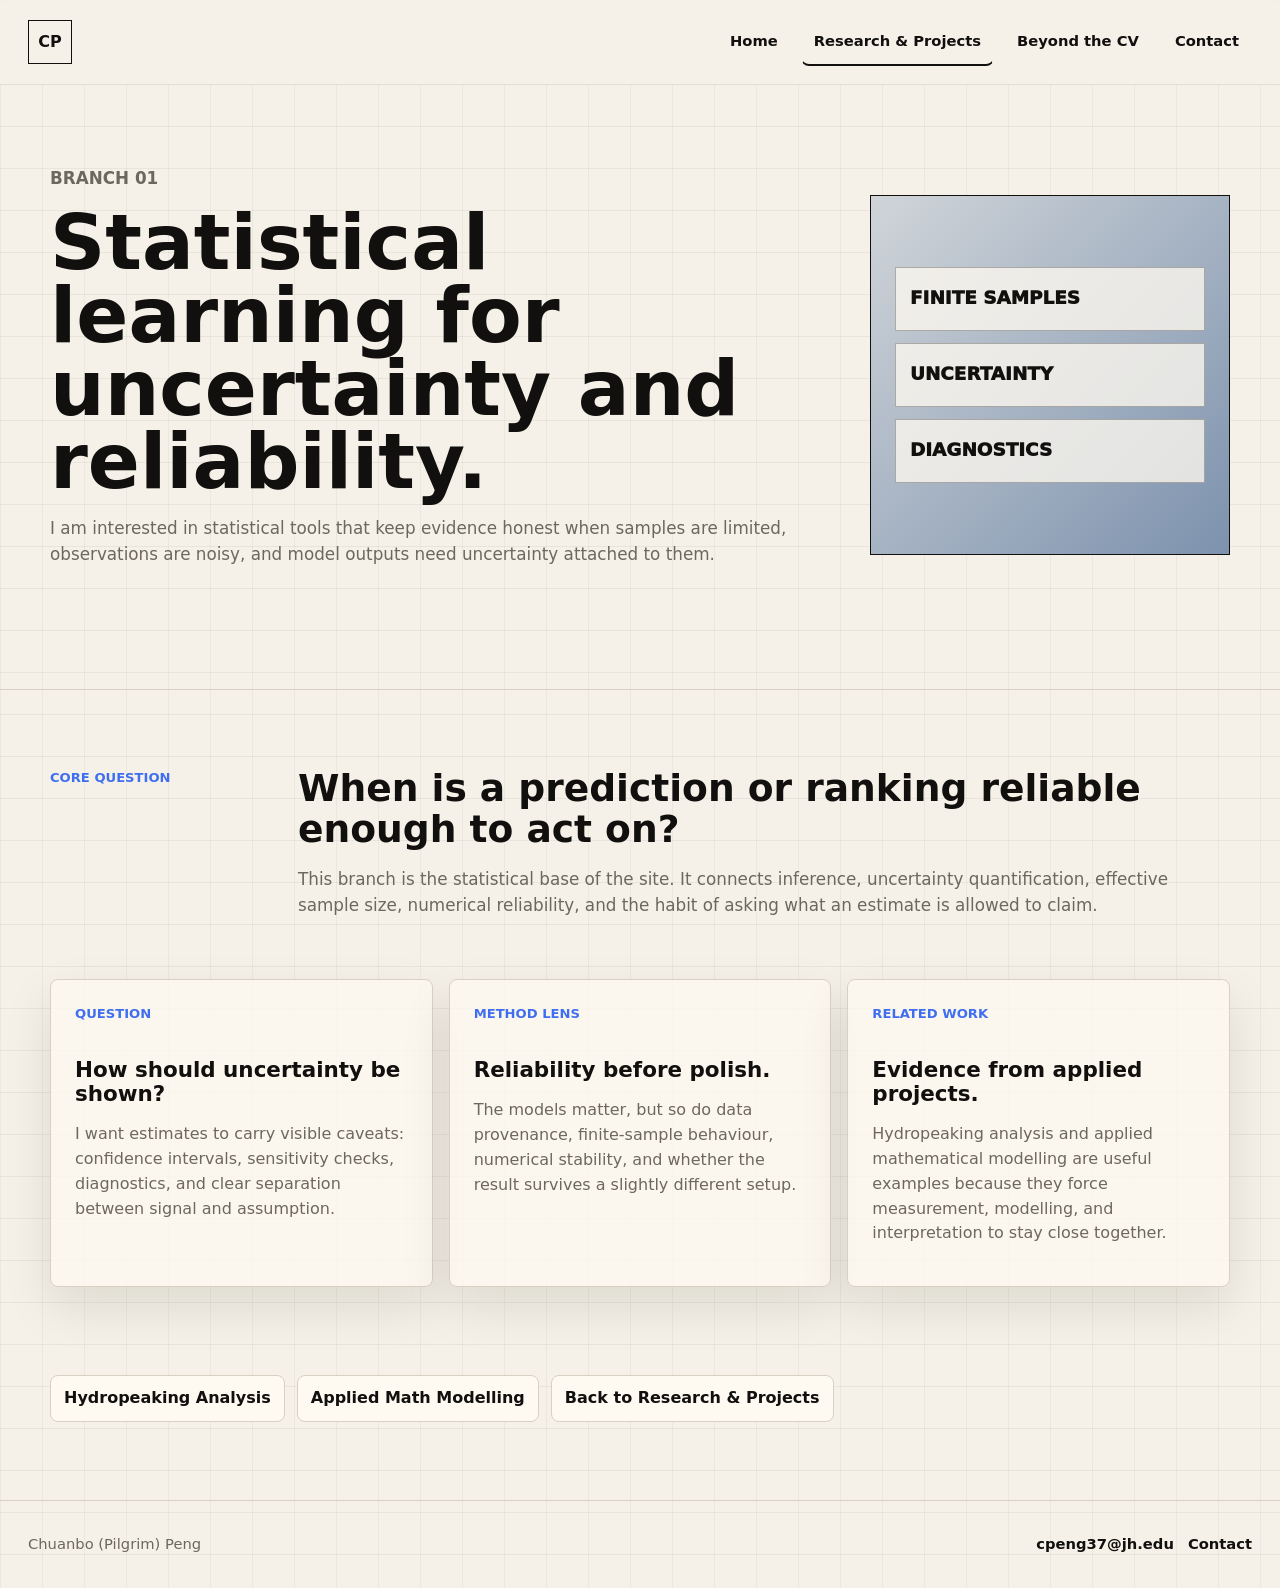
<file: statistical-learning.html>
<!doctype html>
<html lang="en">
  <head>
    <meta charset="utf-8" />
    <meta name="viewport" content="width=device-width, initial-scale=1" />
    <meta
      name="description"
      content="Statistical learning branch page for Chuanbo (Pilgrim) Peng."
    />
    <title>Statistical Learning | Chuanbo (Pilgrim) Peng</title>
    <link rel="stylesheet" href="styles.css?v=20260521-shortintro" />
  </head>
  <body data-page="work">
    <header class="site-header">
      <a class="brand" href="index.html" aria-label="Chuanbo Peng home"><span>CP</span></a>
      <button class="nav-toggle" type="button" aria-label="Open navigation" aria-expanded="false">
        <span></span>
        <span></span>
      </button>
      <nav class="site-nav" aria-label="Primary navigation">
        <a href="index.html" data-nav="home">Home</a>
        <a href="work.html" data-nav="work">Research & Projects</a>
        <a href="hobbies.html" data-nav="hobbies">Beyond the CV</a>
        <a href="contact.html" data-nav="contact">Contact</a>
      </nav>
    </header>

    <main id="main">
      <section class="page-hero branch-hero">
        <div class="page-hero-copy reveal">
          <p class="eyebrow">Branch 01</p>
          <h1>Statistical learning for uncertainty and reliability.</h1>
          <p>
            I am interested in statistical tools that keep evidence honest when samples are
            limited, observations are noisy, and model outputs need uncertainty attached to them.
          </p>
        </div>
        <div class="page-hero-mark branch-mark reveal" aria-hidden="true">
          <span>finite samples</span>
          <span>uncertainty</span>
          <span>diagnostics</span>
        </div>
      </section>

      <section class="section branch-overview">
        <div class="section-kicker">Core question</div>
        <div class="branch-copy reveal">
          <h2>When is a prediction or ranking reliable enough to act on?</h2>
          <p>
            This branch is the statistical base of the site. It connects inference, uncertainty
            quantification, effective sample size, numerical reliability, and the habit of asking
            what an estimate is allowed to claim.
          </p>
        </div>
      </section>

      <section class="section branch-grid" aria-label="Statistical learning notes">
        <article class="branch-card reveal">
          <span>Question</span>
          <h2>How should uncertainty be shown?</h2>
          <p>
            I want estimates to carry visible caveats: confidence intervals, sensitivity checks,
            diagnostics, and clear separation between signal and assumption.
          </p>
        </article>
        <article class="branch-card reveal">
          <span>Method lens</span>
          <h2>Reliability before polish.</h2>
          <p>
            The models matter, but so do data provenance, finite-sample behaviour, numerical
            stability, and whether the result survives a slightly different setup.
          </p>
        </article>
        <article class="branch-card reveal">
          <span>Related work</span>
          <h2>Evidence from applied projects.</h2>
          <p>
            Hydropeaking analysis and applied mathematical modelling are useful examples because
            they force measurement, modelling, and interpretation to stay close together.
          </p>
        </article>
      </section>

      <section class="section branch-links" aria-label="Related projects">
        <a href="work.html#hydropeaking">Hydropeaking Analysis</a>
        <a href="work.html#thermostat">Applied Math Modelling</a>
        <a href="work.html">Back to Research & Projects</a>
      </section>
    </main>

    <footer class="site-footer">
      <p>Chuanbo (Pilgrim) Peng</p>
      <div>
        <a href="mailto:cpeng37@jh.edu">cpeng37@jh.edu</a>
        <a href="contact.html">Contact</a>
      </div>
    </footer>

    <script src="script.js?v=20260519-cursorfix"></script>
  </body>
</html>
</file>
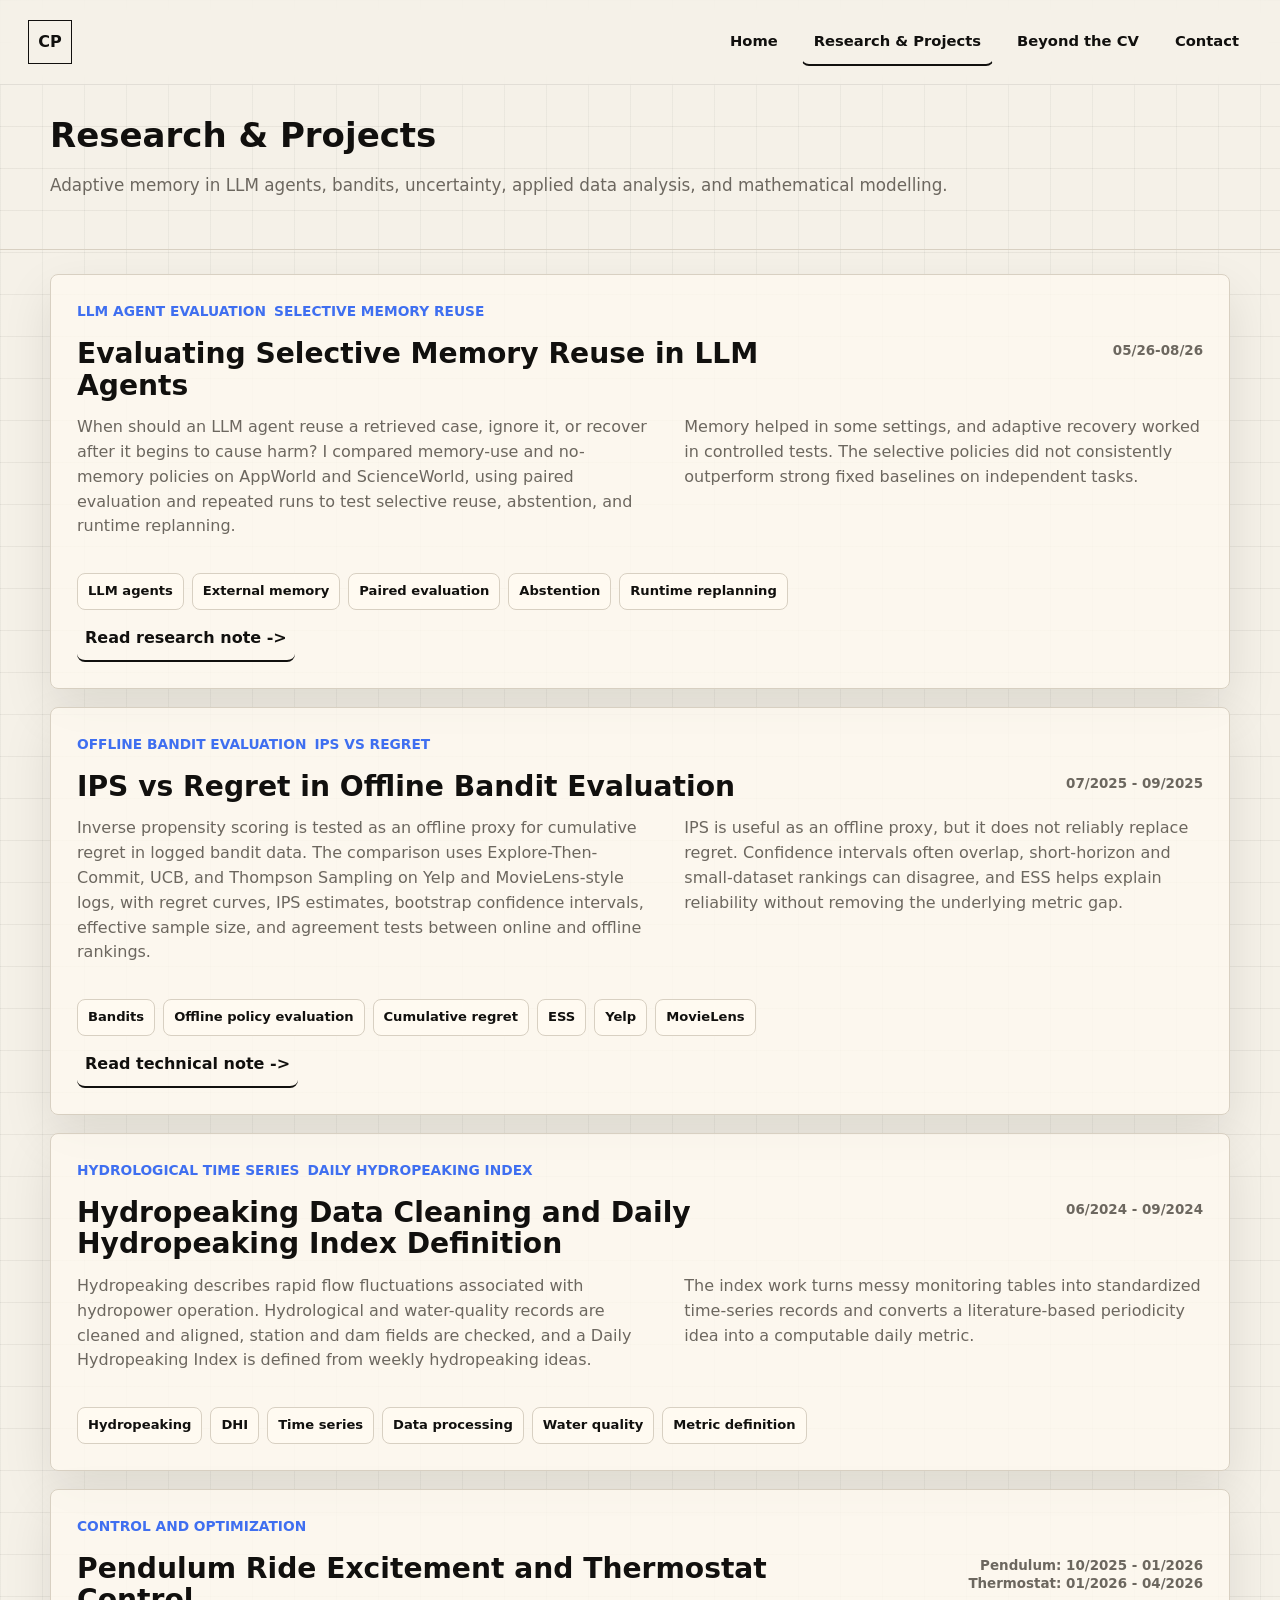
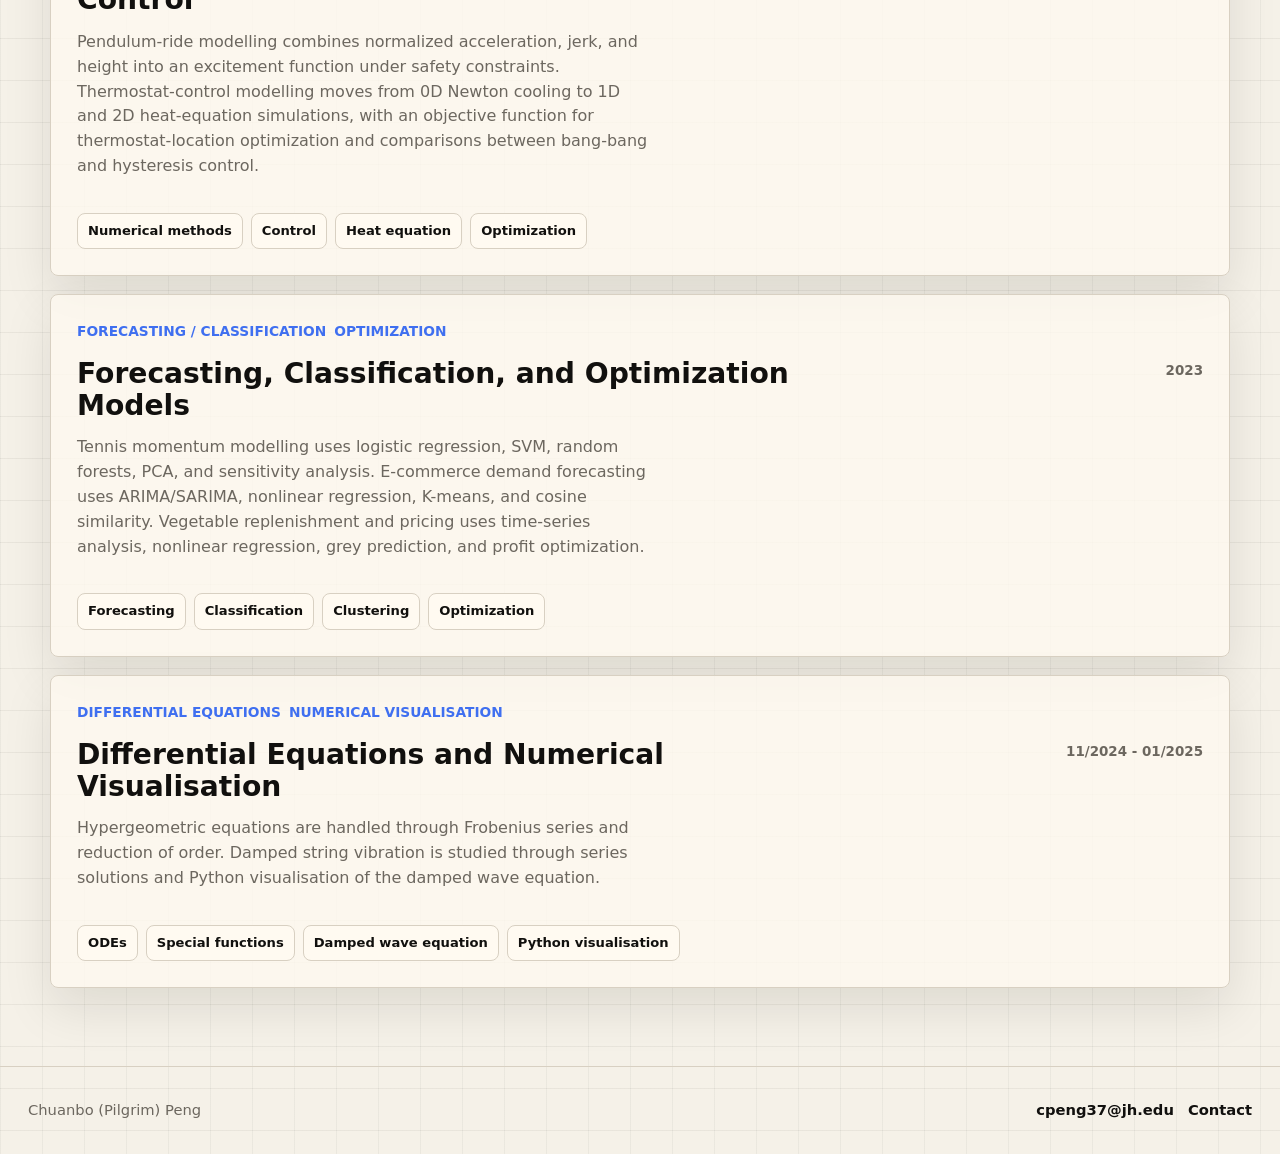
<file: work.html>
<!doctype html>
<html lang="en">
  <head>
    <meta charset="utf-8" />
    <meta name="viewport" content="width=device-width, initial-scale=1" />
    <meta
      name="description"
      content="Research and project work by Chuanbo (Pilgrim) Peng."
    />
    <title>Work | Chuanbo (Pilgrim) Peng</title>
    <link rel="stylesheet" href="styles.css?v=20260924-memory-note" />
  </head>
  <body data-page="work">
    <header class="site-header">
      <a class="brand" href="index.html" aria-label="Chuanbo Peng home"><span>CP</span></a>
      <button class="nav-toggle" type="button" aria-label="Open navigation" aria-expanded="false">
        <span></span>
        <span></span>
      </button>
      <nav class="site-nav" aria-label="Primary navigation">
        <a href="index.html" data-nav="home">Home</a>
        <a href="work.html" data-nav="work">Research & Projects</a>
        <a href="hobbies.html" data-nav="hobbies">Beyond the CV</a>
        <a href="contact.html" data-nav="contact">Contact</a>
      </nav>
    </header>

    <main id="main">
      <section class="page-hero work-hero">
        <div class="page-hero-copy reveal">
          <h1 class="work-title">Research & Projects</h1>
          <p>
            Adaptive memory in LLM agents, bandits, uncertainty, applied data analysis, and
            mathematical modelling.
          </p>
        </div>
      </section>

      <section class="section work-list">
        <article class="work-card reveal" id="llm-exploration">
          <div class="work-meta">
            <span>LLM agent evaluation</span>
            <span>Selective memory reuse</span>
          </div>
          <div class="work-heading">
            <h2>Evaluating Selective Memory Reuse in LLM Agents</h2>
            <span class="work-date">05/26-08/26</span>
          </div>
          <p>
            When should an LLM agent reuse a retrieved case, ignore it, or recover after it begins
            to cause harm? I compared memory-use and no-memory policies on AppWorld and ScienceWorld,
            using paired evaluation and repeated runs to test selective reuse, abstention, and
            runtime replanning.
          </p>
          <p>
            Memory helped in some settings, and adaptive recovery worked in controlled tests. The
            selective policies did not consistently outperform strong fixed baselines on independent
            tasks.
          </p>
          <div class="tag-row">
            <span>LLM agents</span>
            <span>External memory</span>
            <span>Paired evaluation</span>
            <span>Abstention</span>
            <span>Runtime replanning</span>
          </div>
          <a class="text-link work-note-link" href="selective-memory-reuse.html"
            >Read research note -&gt;</a
          >
        </article>

        <article class="work-card reveal" id="offline-evaluation">
          <div class="work-meta">
            <span>Offline bandit evaluation</span>
            <span>IPS vs regret</span>
          </div>
          <div class="work-heading">
            <h2>IPS vs Regret in Offline Bandit Evaluation</h2>
            <span class="work-date">07/2025 - 09/2025</span>
          </div>
          <p>
            Inverse propensity scoring is tested as an offline proxy for cumulative regret in
            logged bandit data. The comparison uses Explore-Then-Commit, UCB, and Thompson
            Sampling on Yelp and MovieLens-style logs, with regret curves, IPS estimates,
            bootstrap confidence intervals, effective sample size, and agreement tests between
            online and offline rankings.
          </p>
          <p>
            IPS is useful as an offline proxy, but it does not reliably replace regret.
            Confidence intervals often overlap, short-horizon and small-dataset rankings can
            disagree, and ESS helps explain reliability without removing the underlying metric
            gap.
          </p>
          <div class="tag-row">
            <span>Bandits</span>
            <span>Offline policy evaluation</span>
            <span>Cumulative regret</span>
            <span>ESS</span>
            <span>Yelp</span>
            <span>MovieLens</span>
          </div>
          <a class="text-link work-note-link" href="bandit-offline-evaluation.html"
            >Read technical note -&gt;</a
          >
        </article>

        <article class="work-card reveal" id="hydropeaking">
          <div class="work-meta">
            <span>Hydrological time series</span>
            <span>Daily Hydropeaking Index</span>
          </div>
          <div class="work-heading">
            <h2>Hydropeaking Data Cleaning and Daily Hydropeaking Index Definition</h2>
            <span class="work-date">06/2024 - 09/2024</span>
          </div>
          <p>
            Hydropeaking describes rapid flow fluctuations associated with hydropower operation.
            Hydrological and water-quality records are cleaned and aligned, station and dam fields
            are checked, and a Daily Hydropeaking Index is defined from weekly hydropeaking ideas.
          </p>
          <p>
            The index work turns messy monitoring tables into standardized time-series records
            and converts a literature-based periodicity idea into a computable daily metric.
          </p>
          <div class="tag-row">
            <span>Hydropeaking</span>
            <span>DHI</span>
            <span>Time series</span>
            <span>Data processing</span>
            <span>Water quality</span>
            <span>Metric definition</span>
          </div>
        </article>

        <article class="work-card reveal" id="thermostat">
          <div class="work-meta">
            <span>Control and optimization</span>
          </div>
          <div class="work-heading">
            <h2>Pendulum Ride Excitement and Thermostat Control</h2>
            <span class="work-date work-date-stack">
              <span>Pendulum: 10/2025 - 01/2026</span>
              <span>Thermostat: 01/2026 - 04/2026</span>
            </span>
          </div>
          <p>
            Pendulum-ride modelling combines normalized acceleration, jerk, and height into an
            excitement function under safety constraints. Thermostat-control modelling moves from
            0D Newton cooling to 1D and 2D heat-equation simulations, with an objective function
            for thermostat-location optimization and comparisons between bang-bang and hysteresis
            control.
          </p>
          <div class="tag-row">
            <span>Numerical methods</span>
            <span>Control</span>
            <span>Heat equation</span>
            <span>Optimization</span>
          </div>
        </article>

        <article class="work-card reveal" id="modelling">
          <div class="work-meta">
            <span>Forecasting / classification</span>
            <span>Optimization</span>
          </div>
          <div class="work-heading">
            <h2>Forecasting, Classification, and Optimization Models</h2>
            <span class="work-date">2023</span>
          </div>
          <p>
            Tennis momentum modelling uses logistic regression, SVM, random forests, PCA, and
            sensitivity analysis. E-commerce demand forecasting uses ARIMA/SARIMA, nonlinear
            regression, K-means, and cosine similarity. Vegetable replenishment and pricing uses
            time-series analysis, nonlinear regression, grey prediction, and profit optimization.
          </p>
          <div class="tag-row">
            <span>Forecasting</span>
            <span>Classification</span>
            <span>Clustering</span>
            <span>Optimization</span>
          </div>
        </article>

        <article class="work-card reveal" id="foundations">
          <div class="work-meta">
            <span>Differential equations</span>
            <span>Numerical visualisation</span>
          </div>
          <div class="work-heading">
            <h2>Differential Equations and Numerical Visualisation</h2>
            <span class="work-date">11/2024 - 01/2025</span>
          </div>
          <p>
            Hypergeometric equations are handled through Frobenius series and reduction of order.
            Damped string vibration is studied through series solutions and Python visualisation
            of the damped wave equation.
          </p>
          <div class="tag-row">
            <span>ODEs</span>
            <span>Special functions</span>
            <span>Damped wave equation</span>
            <span>Python visualisation</span>
          </div>
        </article>
      </section>
    </main>

    <footer class="site-footer">
      <p>Chuanbo (Pilgrim) Peng</p>
      <div>
        <a href="mailto:cpeng37@jh.edu">cpeng37@jh.edu</a>
        <a href="contact.html">Contact</a>
      </div>
    </footer>

    <script src="script.js?v=20260519-cursorfix"></script>
  </body>
</html>
</file>
<file: styles.css>
:root {
  --ink: #11100e;
  --paper: #f5f1e8;
  --paper-strong: #fffaf1;
  --muted: #6c675f;
  --line: #d8d0c2;
  --accent: #3f6ff0;
  --accent-ink: #ffffff;
  --red: #3f6ff0;
  --blue: #6e86a6;
  --charcoal: #242423;
  --shadow: 0 20px 50px rgba(17, 16, 14, 0.1);
}

* {
  box-sizing: border-box;
}

html {
  scroll-behavior: smooth;
  background: var(--paper);
}

body {
  margin: 0;
  min-width: 320px;
  color: var(--ink);
  background:
    linear-gradient(rgba(17, 16, 14, 0.055) 1px, transparent 1px),
    linear-gradient(90deg, rgba(17, 16, 14, 0.045) 1px, transparent 1px),
    var(--paper);
  background-size: 42px 42px;
  font-family:
    Inter, ui-sans-serif, system-ui, -apple-system, BlinkMacSystemFont, "Segoe UI", sans-serif;
  font-size: 16px;
  line-height: 1.55;
  letter-spacing: 0;
  overflow-x: hidden;
}

body.nav-lock {
  overflow: hidden;
}

img {
  display: block;
  max-width: 100%;
}

a {
  color: inherit;
  text-decoration: none;
}

a:focus-visible,
button:focus-visible {
  outline: 3px solid var(--blue);
  outline-offset: 4px;
}

.site-header {
  position: fixed;
  top: 0;
  left: 0;
  right: 0;
  z-index: 50;
  display: flex;
  align-items: center;
  justify-content: space-between;
  min-height: 76px;
  padding: 18px 28px;
  color: var(--ink);
  border-bottom: 1px solid rgba(17, 16, 14, 0.08);
  background: rgba(245, 241, 232, 0.78);
  backdrop-filter: blur(14px);
}

.brand {
  display: grid;
  width: 44px;
  height: 44px;
  place-items: center;
  border: 1px solid currentColor;
  font-weight: 800;
}

.site-nav {
  display: flex;
  align-items: center;
  gap: 10px;
  font-size: 0.92rem;
  font-weight: 700;
}

.site-nav a {
  min-height: 44px;
  padding: 11px 12px;
  border: 1px solid transparent;
  border-bottom-width: 2px;
  border-radius: 8px;
  transition:
    transform 180ms ease,
    background 180ms ease,
    color 180ms ease,
    border-color 180ms ease;
}

.site-nav a.is-active {
  border-bottom-color: currentColor;
}

.site-nav a:hover {
  transform: translateY(-2px);
  color: var(--accent-ink);
  border-color: var(--accent);
  background: var(--accent);
}

.site-nav a.is-active:hover {
  border-color: var(--accent);
}

.nav-toggle {
  display: none;
  width: 44px;
  height: 44px;
  flex: 0 0 44px;
  align-items: center;
  justify-content: center;
  flex-direction: column;
  gap: 5px;
  padding: 0;
  border: 1px solid currentColor;
  color: inherit;
  background: transparent;
}

.nav-toggle span {
  display: block;
  width: 18px;
  height: 2px;
  margin: 0;
  background: currentColor;
}

.home-hero {
  position: relative;
  min-height: min(720px, calc(100svh - 120px));
  display: grid;
  grid-template-columns: minmax(0, 1fr) minmax(260px, 380px);
  gap: clamp(28px, 5vw, 76px);
  align-items: center;
  padding: 96px max(28px, calc((100vw - 1180px) / 2)) 28px;
  overflow: hidden;
  color: var(--ink);
  background:
    linear-gradient(110deg, rgba(63, 111, 240, 0.12), transparent 42%),
    var(--paper);
}

.home-hero > *,
.page-hero > * {
  min-width: 0;
}

.hero-image {
  width: 100%;
  height: 100%;
  object-fit: cover;
  object-position: 50% 36%;
  filter: saturate(0.92) contrast(1.02);
}

.hero-content {
  position: relative;
  z-index: 1;
  max-width: 780px;
}

.hero-visual {
  position: relative;
  z-index: 1;
  align-self: center;
  justify-self: end;
}

.portrait-frame {
  position: relative;
  aspect-ratio: 4 / 5;
  overflow: hidden;
  border: 1px solid var(--ink);
  background: var(--paper-strong);
  box-shadow: 16px 16px 0 rgba(63, 111, 240, 0.14);
}

.portrait-frame::before {
  position: absolute;
  inset: 14px;
  z-index: 1;
  pointer-events: none;
  content: "";
  border: 1px solid rgba(255, 250, 241, 0.72);
  mix-blend-mode: screen;
}

.portrait-caption {
  margin: 18px 0 0;
  color: var(--muted);
  font-size: 0.92rem;
  font-weight: 800;
  line-height: 1.25;
  text-transform: uppercase;
  overflow-wrap: anywhere;
}

.eyebrow,
.section-kicker {
  margin: 0 0 16px;
  color: var(--red);
  font-size: 0.82rem;
  font-weight: 800;
  text-transform: uppercase;
}

.hero-content h1,
.page-hero h1,
.hobby-copy h1 {
  margin: 0;
  max-width: 920px;
  font-size: 4.8rem;
  line-height: 0.95;
  letter-spacing: 0;
}

.hero-content h1.name-lockup {
  display: flex;
  flex-wrap: nowrap;
  align-items: baseline;
  justify-content: flex-start;
  gap: 0.18em 0.32em;
  max-width: none;
  font-size: clamp(1.85rem, 2.72vw, 2.15rem);
  line-height: 1.08;
  text-align: left;
  text-align-last: left;
  white-space: nowrap;
}

.latin-name,
.han-inline {
  min-width: 0;
}

.latin-name > span {
  color: var(--accent);
}

.name-divider,
.han-inline {
  color: var(--ink) !important;
  font-size: 1em;
  font-weight: 850;
}

.pronouns {
  color: var(--muted);
  font-size: 0.38em;
  font-weight: 800;
  line-height: 1.1;
  text-transform: uppercase;
  white-space: nowrap;
}

.hero-line {
  max-width: 680px;
  margin: 0 0 8px;
  font-size: clamp(1.2rem, 2vw, 1.45rem);
  font-weight: 650;
  overflow-wrap: anywhere;
}

.hero-note {
  max-width: 640px;
  margin: 18px 0 0;
  color: var(--muted);
  font-size: 1rem;
}

.zh {
  color: var(--muted);
}

.home-hero .zh {
  color: var(--muted);
}

.hobby-hero .zh {
  color: rgba(255, 250, 241, 0.78);
}

.hobby-hero .hobby-copy p {
  color: rgba(255, 250, 241, 0.78);
}

.hero-actions {
  display: flex;
  flex-wrap: wrap;
  gap: 12px;
  margin-top: 32px;
}

.button {
  display: inline-flex;
  align-items: center;
  justify-content: center;
  min-height: 48px;
  padding: 13px 16px;
  border: 1px solid currentColor;
  border-radius: 8px;
  color: var(--ink);
  background: transparent;
  font-weight: 800;
  transition:
    transform 180ms ease,
    background 180ms ease,
    color 180ms ease,
    border-color 180ms ease;
}

.button:hover {
  transform: translateY(-2px);
  color: var(--accent-ink);
  border-color: var(--accent);
  background: var(--accent);
}

.button.primary {
  color: var(--accent-ink);
  border-color: var(--accent);
  background: var(--accent);
}

.memory-stack,
.hero-status {
  display: grid;
  gap: 8px;
  max-width: 520px;
  margin-top: 34px;
  color: var(--muted);
  font-size: 0.92rem;
  font-weight: 700;
}

.memory-stack span,
.hero-status span {
  padding: 10px 0;
  border-top: 1px solid var(--line);
}

.memory-stack {
  grid-template-columns: repeat(3, minmax(0, 1fr));
  max-width: 680px;
  gap: 10px;
}

.memory-stack span {
  min-height: 76px;
  display: flex;
  align-items: flex-end;
  color: var(--ink);
  border: 1px solid var(--line);
  background: rgba(255, 250, 241, 0.56);
  padding: 12px;
}

.section {
  width: min(1180px, calc(100% - 40px));
  margin: 0 auto;
  padding: 78px 0;
}

.intro-grid {
  display: grid;
  grid-template-columns: minmax(0, 1fr);
  grid-template-areas:
    "intro-kicker"
    "intro-copy"
    "intro-topics";
  gap: 18px;
  width: min(1040px, calc(100% - 40px));
  padding-top: 54px;
  padding-bottom: 48px;
  border-bottom: 1px solid var(--line);
}

.intro-grid > .section-kicker {
  margin-bottom: 0;
}

.intro-grid > .section-kicker {
  grid-area: intro-kicker;
  font-size: 1rem;
  white-space: nowrap;
}

.home-map {
  display: grid;
  grid-template-columns: minmax(0, 1.2fr) minmax(220px, 0.8fr) minmax(220px, 0.8fr);
  gap: 16px;
  padding-top: 44px;
}

.map-card {
  min-height: 260px;
  padding: 24px;
  border: 1px solid var(--line);
  border-radius: 8px;
  background: rgba(255, 250, 241, 0.76);
  box-shadow: var(--shadow);
}

.map-card.primary {
  color: var(--paper-strong);
  background: var(--ink);
}

.map-card.primary .section-kicker,
.map-card.primary p {
  color: rgba(255, 250, 241, 0.76);
}

.map-card.visual {
  background:
    linear-gradient(135deg, rgba(63, 111, 240, 0.9), rgba(110, 134, 166, 0.76)),
    var(--accent);
}

.map-card span {
  display: inline-block;
  margin-bottom: 46px;
  color: var(--accent);
  font-size: 0.82rem;
  font-weight: 900;
  text-transform: uppercase;
}

.map-card.visual span,
.map-card.visual h3,
.map-card.visual p {
  color: var(--paper-strong);
}

.map-card h2,
.map-card h3 {
  margin: 0 0 16px;
  line-height: 1.08;
}

.map-card h2 {
  max-width: 640px;
  font-size: 2.15rem;
}

.map-card h3 {
  font-size: 1.55rem;
}

.map-card p {
  color: var(--muted);
}

.pillars {
  padding-top: 28px;
}

.intro-copy h2,
.callout-panel h2 {
  margin: 0 0 18px;
  max-width: 760px;
  font-size: 2.7rem;
  line-height: 1.05;
  letter-spacing: 0;
}

.intro-copy p,
.callout-panel p,
.page-hero p,
.hobby-copy p {
  max-width: 760px;
  color: var(--muted);
  font-size: 1.05rem;
}

.intro-copy p {
  max-width: 960px;
  hyphens: auto;
  text-align: justify;
  text-justify: inter-word;
}

.intro-copy {
  grid-area: intro-copy;
}

.intro-copy p:first-child {
  margin-top: 0;
}

.intro-copy p:last-child {
  margin-bottom: 0;
}

.intro-topics {
  grid-area: intro-topics;
  display: grid;
  gap: 14px;
  margin-top: 10px;
}

.research-thread {
  display: flex;
  flex-wrap: wrap;
  gap: 8px 18px;
  padding-top: 4px;
}

.research-thread span {
  color: var(--muted);
  font-size: 0.95rem;
  font-weight: 850;
}

.research-thread span + span::before {
  content: "/";
  margin-right: 18px;
  color: var(--accent);
  font-weight: 950;
}

.pillars,
.note-grid,
.hobby-grid,
.contact-grid {
  display: grid;
  grid-template-columns: repeat(3, minmax(0, 1fr));
  gap: 16px;
}

.pillar-card,
.note-card,
.hobby-card,
.contact-card,
.work-card,
.callout-panel {
  border: 1px solid var(--line);
  border-radius: 8px;
  background: rgba(255, 250, 241, 0.76);
  box-shadow: var(--shadow);
}

.pillar-card,
.note-card,
.hobby-card,
.contact-card {
  min-height: 220px;
  padding: 22px;
}

.card-index {
  display: block;
  margin-bottom: 34px;
  color: var(--red);
  font-weight: 900;
}

.pillar-card h2,
.note-card h2,
.hobby-card h2,
.contact-card h2 {
  margin: 0 0 14px;
  font-size: 1.4rem;
  line-height: 1.15;
}

.pillar-card p,
.note-card p,
.hobby-card p,
.contact-card p,
.work-card p {
  color: var(--muted);
}

.split-callout {
  display: grid;
  grid-template-columns: 1fr 1fr;
  gap: 16px;
}

.callout-panel {
  display: flex;
  flex-direction: column;
  min-height: 220px;
  padding: 26px;
}

.callout-panel .section-kicker {
  margin-bottom: 24px;
  font-size: clamp(1.08rem, 1.35vw, 1.28rem);
  line-height: 1.1;
}

.callout-panel > p:not(.section-kicker) {
  text-align: justify;
  text-justify: inter-word;
  hyphens: auto;
}

.callout-panel > .text-link {
  align-self: flex-start;
  margin-top: auto;
}

.callout-panel.accent {
  background: var(--blue);
  color: var(--paper-strong);
}

.callout-panel.accent .section-kicker,
.callout-panel.accent p {
  color: rgba(255, 250, 241, 0.82);
}

.text-link {
  display: inline-flex;
  min-height: 44px;
  align-items: center;
  margin-top: 8px;
  font-weight: 850;
  border-bottom: 2px solid currentColor;
}

body[data-page="home"] .text-link {
  justify-self: start;
  padding: 0 8px;
  border-radius: 8px;
  transition:
    transform 180ms ease,
    background 180ms ease,
    color 180ms ease,
    border-color 180ms ease;
}

body[data-page="home"] .text-link:hover,
body[data-page="home"] .text-link:focus-visible {
  transform: translateY(-2px);
  color: var(--accent-ink);
  border-color: var(--accent);
  background: var(--accent);
}

body[data-page="home"] .callout-panel.accent .text-link:hover,
body[data-page="home"] .callout-panel.accent .text-link:focus-visible {
  color: var(--ink);
  border-color: var(--paper-strong);
  background: var(--paper-strong);
}

.page-hero {
  min-height: min(690px, calc(100svh - 20px));
  display: grid;
  grid-template-columns: minmax(0, 1fr) 360px;
  gap: 50px;
  align-items: center;
  padding: 136px max(28px, calc((100vw - 1180px) / 2)) 76px;
  border-bottom: 1px solid var(--line);
}

.page-hero h1 {
  color: var(--ink);
}

.work-hero {
  grid-template-columns: minmax(0, 1fr);
  min-height: auto;
  align-items: start;
  padding-top: 116px;
  padding-bottom: 34px;
}

.work-hero .page-hero-copy {
  max-width: 1180px;
}

.work-hero h1.work-title {
  max-width: 1180px;
  margin-bottom: 18px;
  color: var(--ink);
  font-size: 2.125rem;
  line-height: 1.12;
}

.work-hero .page-hero-copy p {
  max-width: 980px;
}

.page-hero-mark {
  display: grid;
  align-content: center;
  gap: 12px;
  min-height: 360px;
  padding: 24px;
  border: 1px solid var(--ink);
  color: var(--ink);
  background:
    linear-gradient(90deg, transparent 0 50%, rgba(17, 16, 14, 0.08) 50% 100%),
    var(--accent);
  background-size: 34px 34px;
}

.page-hero-mark span {
  font-size: 2.4rem;
  font-weight: 950;
  line-height: 0.95;
}

.notes-panel,
.contact-signal {
  gap: 14px;
  background:
    linear-gradient(135deg, rgba(255, 250, 241, 0.58), rgba(255, 250, 241, 0.12)),
    var(--accent);
  box-shadow: 14px 14px 0 rgba(110, 134, 166, 0.24);
}

.contact-signal span {
  color: rgba(17, 16, 14, 0.58);
  font-size: 0.78rem;
  font-weight: 900;
  letter-spacing: 0;
  text-transform: uppercase;
}

.contact-signal strong {
  font-size: 1.18rem;
  line-height: 1.15;
}

.notes-panel {
  align-content: stretch;
  background:
    linear-gradient(135deg, rgba(255, 250, 241, 0.68), rgba(255, 250, 241, 0.08)),
    var(--blue);
}

.notes-panel span {
  display: flex;
  align-items: center;
  min-height: 48px;
  padding: 8px 12px;
  border: 1px solid rgba(17, 16, 14, 0.32);
  background: rgba(255, 250, 241, 0.72);
  font-size: 1rem;
  line-height: 1.1;
  text-transform: uppercase;
}

.contact-signal {
  align-content: center;
  background:
    linear-gradient(135deg, rgba(63, 111, 240, 0.12), transparent),
    var(--paper-strong);
}

.work-list {
  display: grid;
  gap: 18px;
  padding-top: 24px;
}

.work-card {
  padding: 26px;
  scroll-margin-top: 96px;
}

@media (min-width: 760px) {
  .work-card {
    display: grid;
    grid-template-columns: minmax(0, 1.05fr) minmax(0, 0.95fr);
    column-gap: 34px;
    align-items: start;
  }

  .work-meta,
  .work-heading,
  .quote-line,
  .tag-row {
    grid-column: 1 / -1;
  }

  .work-card p {
    margin-top: 0;
  }
}

.work-meta {
  display: flex;
  flex-wrap: wrap;
  gap: 8px;
  margin-bottom: 16px;
  color: var(--red);
  font-size: 0.86rem;
  font-weight: 850;
  text-transform: uppercase;
}

.work-heading {
  display: flex;
  align-items: flex-start;
  justify-content: space-between;
  gap: 24px;
  margin-bottom: 14px;
}

.work-card h2 {
  margin: 0;
  max-width: 780px;
  font-size: 1.76rem;
  line-height: 1.12;
}

.work-date {
  flex: 0 0 auto;
  max-width: 260px;
  margin-top: 4px;
  color: var(--muted);
  font-size: 0.84rem;
  font-weight: 850;
  line-height: 1.35;
  text-align: right;
  white-space: nowrap;
}

.work-date-stack {
  white-space: normal;
}

.work-date-stack span {
  display: block;
}

.work-note-link {
  grid-column: 1 / -1;
  justify-self: start;
  padding: 0 8px;
  border-radius: 8px;
  transition:
    transform 180ms ease,
    background 180ms ease,
    color 180ms ease,
    border-color 180ms ease;
}

.work-note-link:hover,
.work-note-link:focus-visible {
  transform: translateY(-2px);
  color: var(--accent-ink);
  border-color: var(--accent);
  background: var(--accent);
}

.quote-line {
  padding: 14px 0;
  border-top: 1px solid var(--line);
  border-bottom: 1px solid var(--line);
  color: var(--ink) !important;
  font-weight: 750;
}

.tag-row {
  display: flex;
  flex-wrap: wrap;
  gap: 8px;
  margin-top: 18px;
}

.tag-row span,
.note-status {
  display: inline-flex;
  min-height: 34px;
  align-items: center;
  padding: 7px 10px;
  border: 1px solid var(--line);
  border-radius: 8px;
  color: var(--ink);
  background: var(--paper-strong);
  font-size: 0.82rem;
  font-weight: 800;
}

.branch-mark {
  background:
    linear-gradient(135deg, rgba(255, 250, 241, 0.68), rgba(255, 250, 241, 0.1)),
    var(--blue);
}

.branch-mark span {
  display: flex;
  align-items: center;
  min-height: 64px;
  padding: 12px 14px;
  border: 1px solid rgba(17, 16, 14, 0.3);
  background: rgba(255, 250, 241, 0.76);
  font-size: 1.15rem;
  line-height: 1.12;
  text-transform: uppercase;
}

.branch-overview {
  display: grid;
  grid-template-columns: 220px minmax(0, 1fr);
  gap: 28px;
  align-items: start;
  padding-bottom: 20px;
}

.branch-copy h2 {
  margin: 0 0 16px;
  max-width: 860px;
  font-size: 2.35rem;
  line-height: 1.08;
}

.branch-copy p {
  max-width: 920px;
  color: var(--muted);
  font-size: 1.05rem;
}

.branch-grid {
  display: grid;
  grid-template-columns: repeat(3, minmax(0, 1fr));
  gap: 16px;
  padding-top: 24px;
}

.branch-card {
  min-height: 260px;
  padding: 24px;
  border: 1px solid var(--line);
  border-radius: 8px;
  background: rgba(255, 250, 241, 0.76);
  box-shadow: var(--shadow);
}

.branch-card span {
  display: block;
  margin-bottom: 34px;
  color: var(--accent);
  font-size: 0.82rem;
  font-weight: 900;
  text-transform: uppercase;
}

.branch-card h2 {
  margin: 0 0 12px;
  font-size: 1.34rem;
  line-height: 1.12;
}

.branch-card p {
  color: var(--muted);
}

.branch-links {
  display: flex;
  flex-wrap: wrap;
  gap: 12px;
  padding-top: 10px;
}

.branch-links a {
  display: inline-flex;
  min-height: 44px;
  align-items: center;
  padding: 10px 13px;
  border: 1px solid var(--line);
  border-radius: 8px;
  background: var(--paper-strong);
  font-weight: 850;
  transition:
    transform 180ms ease,
    color 180ms ease,
    border-color 180ms ease,
    background 180ms ease;
}

.branch-links a:hover {
  transform: translateY(-2px);
  color: var(--accent-ink);
  border-color: var(--accent);
  background: var(--accent);
}

.project-hero {
  min-height: auto;
  padding-bottom: 58px;
}

.bandit-page .section {
  padding: 48px 0;
}

.bandit-page .project-hero {
  grid-template-columns: minmax(0, 1fr);
  gap: 0;
  padding-top: 112px;
  padding-bottom: 38px;
}

.bandit-page .project-hero .page-hero-copy {
  max-width: 1180px;
}

.bandit-page .project-hero h1 {
  max-width: 1180px;
  font-size: clamp(2.55rem, 4.2vw, 3.35rem);
  line-height: 1.02;
  text-align: left;
  text-align-last: left;
  white-space: nowrap;
}

.bandit-page .project-hero h1 span {
  display: inline;
}

.bandit-page .project-hero .page-hero-copy > p:not(.eyebrow) {
  max-width: 1180px;
}

.bandit-page .project-hero .hero-actions {
  margin-top: 24px;
}

.project-summary {
  display: grid;
  grid-template-columns: 260px minmax(0, 1fr);
  gap: 34px;
}

.bandit-page .project-summary,
.bandit-page .project-findings {
  grid-template-columns: minmax(0, 1fr);
  gap: 12px;
  max-width: 980px;
}

.project-copy {
  max-width: 820px;
}

.bandit-page .project-copy {
  max-width: 960px;
}

.project-copy h2,
.project-findings h2 {
  margin: 0 0 14px;
  font-size: clamp(1.7rem, 2.5vw, 2.55rem);
  line-height: 1.06;
}

.project-copy p,
.finding-stack > p {
  color: var(--muted);
  font-size: 1.08rem;
}

.bandit-page .project-copy p,
.bandit-page .finding-stack > p {
  font-size: 1rem;
}

.bandit-page .project-copy h2,
.bandit-page .project-findings h2 {
  max-width: 820px;
  font-size: clamp(1.55rem, 2.1vw, 2.15rem);
}

.project-grid,
.figure-grid {
  display: grid;
  grid-template-columns: repeat(3, minmax(0, 1fr));
  gap: 16px;
}

.project-card,
.figure-card {
  border: 1px solid var(--line);
  border-radius: 8px;
  background: rgba(255, 250, 241, 0.76);
  box-shadow: var(--shadow);
}

.project-card {
  min-height: 260px;
  padding: 24px;
}

.bandit-page .project-card {
  min-height: 190px;
  padding: 20px;
}

.project-card span {
  display: block;
  margin-bottom: 34px;
  color: var(--accent);
  font-size: 0.82rem;
  font-weight: 900;
  text-transform: uppercase;
}

.bandit-page .project-card span {
  margin-bottom: 22px;
}

.project-card h2 {
  margin: 0 0 12px;
  font-size: 1.34rem;
  line-height: 1.12;
}

.project-card p {
  color: var(--muted);
}

.project-findings {
  display: grid;
  grid-template-columns: 260px minmax(0, 1fr);
  gap: 34px;
}

.finding-stack {
  display: grid;
  gap: 22px;
}

.bandit-page .finding-stack {
  gap: 16px;
}

.metric-strip {
  display: grid;
  grid-template-columns: repeat(3, minmax(0, 1fr));
  gap: 12px;
}

.metric-strip div {
  min-height: 132px;
  padding: 18px;
  border: 1px solid var(--line);
  border-radius: 8px;
  background: var(--paper-strong);
}

.bandit-page .metric-strip div {
  display: flex;
  align-items: center;
  justify-content: space-between;
  gap: 16px;
  min-height: 86px;
  padding: 14px;
}

.metric-strip span {
  display: block;
  margin-bottom: 28px;
  color: var(--muted);
  font-size: 0.82rem;
  font-weight: 850;
  text-transform: uppercase;
}

.bandit-page .metric-strip span {
  margin-bottom: 0;
  font-size: 0.76rem;
  line-height: 1.15;
}

.metric-strip strong {
  display: block;
  color: var(--accent);
  font-size: 2.15rem;
  line-height: 1;
}

.bandit-page .metric-strip strong {
  flex: 0 0 auto;
  font-size: clamp(1.6rem, 3vw, 2rem);
}

.figure-grid {
  grid-template-columns: repeat(2, minmax(0, 1fr));
}

.figure-card {
  overflow: hidden;
}

.figure-card img {
  display: block;
  width: 100%;
  aspect-ratio: 16 / 10;
  object-fit: contain;
  padding: 14px;
  background: #ffffff;
}

.figure-card figcaption {
  min-height: 60px;
  margin: 0;
  padding: 14px 16px 16px;
  border-top: 1px solid var(--line);
  color: var(--muted);
  font-size: 0.92rem;
  font-weight: 750;
}

.bandit-page .figure-card figcaption {
  min-height: 54px;
  padding: 12px 14px;
}

.memory-page .project-hero h1 {
  max-width: 900px;
  white-space: normal;
}

.memory-evidence-grid {
  display: grid;
  grid-template-columns: repeat(2, minmax(0, 1fr));
  gap: 14px;
}

.memory-evidence-card {
  padding: 22px;
  border: 1px solid var(--line);
  border-radius: 8px;
  background: var(--paper-strong);
}

.memory-evidence-card > span {
  display: block;
  margin-bottom: 18px;
  color: var(--accent);
  font-size: 0.78rem;
  font-weight: 900;
  text-transform: uppercase;
}

.memory-evidence-card h2 {
  margin: 0 0 10px;
  font-size: 1.25rem;
  line-height: 1.17;
}

.memory-evidence-card p {
  margin: 0;
  color: var(--muted);
  font-size: 0.95rem;
}

.notes-hero {
  background: linear-gradient(90deg, rgba(63, 111, 240, 0.12), rgba(110, 134, 166, 0.16));
}

.notes-intro {
  display: grid;
  grid-template-columns: 260px minmax(0, 1fr);
  gap: 34px;
  padding-bottom: 24px;
}

.note-grid {
  padding-top: 44px;
}

.notes-intro p {
  max-width: 780px;
  margin: 0;
  color: var(--muted);
  font-size: 1.08rem;
}

.note-card {
  min-height: 235px;
}

.note-card.priority {
  border-color: var(--accent);
  box-shadow: 12px 12px 0 rgba(63, 111, 240, 0.14);
}

.note-status {
  margin-bottom: 8px;
  color: var(--red);
}

.note-source {
  display: block;
  margin-bottom: 24px;
  color: var(--muted);
  font-weight: 850;
}

.hobby-hero {
  min-height: 100svh;
  display: grid;
  grid-template-columns: minmax(320px, 42vw) minmax(0, 1fr);
  align-items: stretch;
  color: var(--paper-strong);
  background: var(--charcoal);
}

.hobby-hero img {
  width: 100%;
  height: 100%;
  min-height: 100svh;
  object-fit: cover;
  object-position: 50% 38%;
}

.hobby-copy {
  display: flex;
  flex-direction: column;
  justify-content: flex-end;
  padding: 136px max(28px, calc((100vw - 1180px) / 2)) 74px 56px;
}

.hobby-copy .eyebrow {
  color: var(--accent);
}

.hobby-grid {
  grid-template-columns: repeat(3, minmax(0, 1fr));
}

.hobby-board {
  display: grid;
  grid-template-columns: minmax(0, 1.25fr) minmax(220px, 0.75fr) minmax(220px, 0.75fr);
  gap: 16px;
}

.hobby-feature,
.sound-card,
.video-card {
  min-height: 290px;
  border: 1px solid var(--line);
  border-radius: 8px;
  box-shadow: var(--shadow);
}

.hobby-feature {
  padding: 26px;
  color: var(--paper-strong);
  background: var(--charcoal);
}

.hobby-feature .section-kicker,
.hobby-feature p {
  color: rgba(255, 250, 241, 0.76);
}

.sound-card,
.video-card {
  position: relative;
  display: grid;
  align-content: end;
  padding: 24px;
  overflow: hidden;
  background: rgba(255, 250, 241, 0.76);
}

.sound-card span {
  position: absolute;
  bottom: 112px;
  width: 16%;
  min-height: 58px;
  border: 1px solid var(--ink);
  background: var(--accent);
}

.sound-card span:nth-child(1) {
  left: 20px;
  height: 88px;
}

.sound-card span:nth-child(2) {
  left: 32%;
  height: 148px;
}

.sound-card span:nth-child(3) {
  left: 54%;
  height: 112px;
}

.sound-card span:nth-child(4) {
  right: 20px;
  height: 178px;
  background: var(--blue);
}

.sound-card strong,
.video-card strong {
  position: relative;
  z-index: 1;
  font-size: 1.55rem;
  line-height: 1.05;
}

.sound-card small,
.video-card small {
  position: relative;
  z-index: 1;
  margin-top: 8px;
  color: var(--muted);
  font-weight: 800;
}

.video-card {
  gap: 12px;
  color: var(--paper-strong);
  background: var(--accent);
}

.video-card div {
  position: absolute;
  left: 20px;
  right: 20px;
  height: 38px;
  border: 1px solid rgba(255, 250, 241, 0.65);
  background: rgba(17, 16, 14, 0.18);
}

.video-card div:nth-child(1) {
  top: 28px;
}

.video-card div:nth-child(2) {
  top: 82px;
}

.video-card div:nth-child(3) {
  top: 136px;
}

.video-card small {
  color: rgba(255, 250, 241, 0.76);
}

.icon-sprite {
  position: absolute;
  width: 0;
  height: 0;
  overflow: hidden;
}

.album-hero {
  padding-top: 132px;
  padding-bottom: 6px;
}

.album-hero h2 {
  max-width: none;
  margin: 0;
  font-size: clamp(2.2rem, 3.4vw, 3.2rem);
  line-height: 1;
  letter-spacing: 0;
  white-space: nowrap;
}

.album-grid {
  display: grid;
  grid-template-columns: repeat(4, minmax(0, 1fr));
  gap: 22px;
  padding-top: 14px;
}

.album-card {
  min-width: 0;
}

.album-cover-link {
  display: block;
  aspect-ratio: 1;
  border: 1px solid var(--line);
  border-radius: 8px;
  overflow: hidden;
  background: var(--paper-strong);
  box-shadow: var(--shadow);
  transition:
    transform 180ms ease,
    box-shadow 180ms ease,
    border-color 180ms ease;
}

.album-cover-link:hover {
  transform: translateY(-6px);
  border-color: var(--accent);
  box-shadow: 0 22px 46px rgba(17, 16, 14, 0.16);
}

.album-cover-link img {
  width: 100%;
  height: 100%;
  object-fit: cover;
}

.album-info {
  display: grid;
  grid-template-columns: minmax(0, 1fr) auto;
  gap: 4px 12px;
  align-items: end;
  padding-top: 12px;
}

.album-info h2 {
  min-width: 0;
  margin: 0;
  font-size: clamp(1rem, 1.5vw, 1.18rem);
  line-height: 1.12;
}

.album-info p {
  min-width: 0;
  margin: 0;
  color: var(--muted);
  font-size: 0.9rem;
  font-weight: 780;
  line-height: 1.2;
}

.album-platforms {
  grid-row: 1 / span 2;
  grid-column: 2;
  display: flex;
  gap: 6px;
  align-self: center;
}

.album-platforms .icon-link {
  width: 34px;
  height: 34px;
  min-height: 34px;
  display: inline-flex;
  align-items: center;
  justify-content: center;
  padding: 0;
  border: 1px solid var(--line);
  border-radius: 8px;
  background: rgba(255, 250, 241, 0.74);
  color: var(--ink);
  transition:
    transform 180ms ease,
    color 180ms ease,
    border-color 180ms ease,
    background 180ms ease;
}

.album-platforms .icon-link:hover {
  transform: translateY(-2px);
  color: var(--accent-ink);
  border-color: var(--accent);
  background: var(--accent);
}

.album-platforms svg {
  width: 18px;
  height: 18px;
  fill: none;
  stroke: currentColor;
  overflow: visible;
}

.album-platforms svg use {
  fill: none;
  stroke: currentColor;
}

.album-platforms svg path,
.album-platforms svg circle {
  fill: none;
  stroke: currentColor;
  stroke-width: 1.8;
  stroke-linecap: round;
  stroke-linejoin: round;
}

.album-platforms .icon-link svg path:first-child:last-child {
  fill: none;
  stroke: currentColor;
}

.moments-section {
  padding-top: 58px;
}

.moments-heading {
  display: grid;
  gap: 12px;
  margin-bottom: 22px;
}

.moments-heading h1 {
  margin: 0;
  font-size: clamp(2rem, 4vw, 3.15rem);
  line-height: 1;
  letter-spacing: 0;
}

.moments-grid {
  display: grid;
  grid-template-columns: repeat(4, minmax(0, 1fr));
  grid-auto-flow: dense;
  gap: 18px;
}

.moment-card {
  display: grid;
  gap: 10px;
  min-width: 0;
}

.moment-wide {
  grid-column: span 2;
}

.moment-image-button {
  display: block;
  width: 100%;
  padding: 0;
  border: 0;
  background: transparent;
  cursor: pointer;
  text-align: left;
}

.moment-card img {
  width: 100%;
  aspect-ratio: 1.04;
  object-fit: cover;
  border: 1px solid var(--line);
  border-radius: 8px;
  background: var(--paper-strong);
  box-shadow: var(--shadow);
  transition:
    transform 180ms ease,
    box-shadow 180ms ease,
    border-color 180ms ease;
}

.moment-wide img {
  aspect-ratio: 16 / 9;
}

.moment-card:hover img {
  transform: translateY(-5px);
  border-color: var(--accent);
  box-shadow: 0 22px 46px rgba(17, 16, 14, 0.16);
}

.moment-card h3,
.moment-card p {
  margin: 0;
}

.moment-card h3 {
  font-size: clamp(1.02rem, 1.45vw, 1.2rem);
  line-height: 1.1;
}

.moment-card p {
  color: var(--muted);
  font-size: 0.9rem;
  font-weight: 780;
  line-height: 1.2;
}

.lightbox-open {
  overflow: hidden;
}

.moment-lightbox[hidden] {
  display: none;
}

.moment-lightbox {
  position: fixed;
  inset: 0;
  z-index: 80;
  display: grid;
  place-items: center;
  padding: 24px;
}

.moment-lightbox-backdrop {
  position: absolute;
  inset: 0;
  border: 0;
  background: rgba(17, 16, 14, 0.72);
  cursor: zoom-out;
}

.moment-lightbox-panel {
  position: relative;
  z-index: 1;
  width: min(1180px, 100%);
  max-height: calc(100svh - 48px);
  display: grid;
  grid-template-rows: minmax(0, 1fr) auto;
  gap: 12px;
  margin: 0;
}

.moment-lightbox-panel img {
  max-width: 100%;
  max-height: calc(100svh - 126px);
  justify-self: center;
  object-fit: contain;
  border: 1px solid rgba(255, 250, 241, 0.28);
  border-radius: 8px;
  background: var(--ink);
  box-shadow: 0 26px 70px rgba(0, 0, 0, 0.36);
}

.moment-lightbox-panel figcaption {
  display: flex;
  justify-content: space-between;
  align-items: center;
  gap: 14px;
  color: var(--paper-strong);
  font-weight: 780;
}

.moment-lightbox-panel figcaption span {
  min-width: 0;
  overflow-wrap: anywhere;
}

.moment-lightbox-panel figcaption a,
.moment-lightbox-close {
  min-height: 44px;
  display: inline-flex;
  align-items: center;
  justify-content: center;
  border: 1px solid rgba(255, 250, 241, 0.7);
  border-radius: 8px;
  background: rgba(255, 250, 241, 0.12);
  color: var(--paper-strong);
  text-decoration: none;
  font-weight: 820;
  transition:
    transform 180ms ease,
    background 180ms ease,
    color 180ms ease;
}

.moment-lightbox-panel figcaption a {
  padding: 0 18px;
  white-space: nowrap;
}

.moment-lightbox-close {
  position: absolute;
  top: 12px;
  right: 12px;
  width: 44px;
  padding: 0;
  font-size: 1.8rem;
  line-height: 1;
  cursor: pointer;
}

.moment-lightbox-panel figcaption a:hover,
.moment-lightbox-close:hover {
  transform: translateY(-2px);
  background: var(--paper-strong);
  color: var(--ink);
}

.album-detail {
  padding-top: 126px;
}

.album-back {
  margin-bottom: 28px;
}

.album-detail-layout {
  display: grid;
  grid-template-columns: minmax(260px, 420px) minmax(0, 1fr);
  gap: clamp(28px, 5vw, 70px);
  align-items: start;
}

.album-detail-cover {
  width: 100%;
  aspect-ratio: 1;
  object-fit: cover;
  border: 1px solid var(--line);
  border-radius: 8px;
  background: var(--paper-strong);
  box-shadow: var(--shadow);
}

.album-detail-copy {
  min-width: 0;
}

.album-detail-copy h1 {
  max-width: 820px;
  margin: 0;
  font-size: clamp(2.6rem, 6.2vw, 5.25rem);
  line-height: 0.95;
  letter-spacing: 0;
}

.album-detail-extra {
  margin-top: 1.5rem;
  padding-top: 1.5rem;
  border-top: 1px solid color-mix(in srgb, var(--ink) 16%, transparent);
}

.album-detail-extra h2 {
  margin: 0 0 0.65rem;
  font-size: clamp(1.35rem, 2.4vw, 2rem);
  line-height: 1;
  letter-spacing: 0;
}

.album-detail-extra p {
  max-width: 760px;
  margin: 0;
  color: var(--muted);
  font-size: 1.08rem;
}

.album-artist {
  display: flex;
  flex-wrap: wrap;
  align-items: baseline;
  justify-content: space-between;
  gap: 10px 24px;
  max-width: 760px;
  margin: 14px 0 24px;
  color: var(--accent);
  font-size: clamp(1.25rem, 2.4vw, 1.9rem);
  font-weight: 900;
  line-height: 1.1;
}

.album-artist-tagline {
  margin-left: auto;
  color: var(--muted);
  font-size: clamp(0.9rem, 1.5vw, 1.05rem);
  font-weight: 800;
  font-style: italic;
  text-align: right;
  white-space: nowrap;
}

.album-artist-tagline::before {
  content: "“";
}

.album-artist-tagline::after {
  content: "”";
}

.album-detail-copy > p:not(.eyebrow):not(.album-artist),
.album-description p {
  max-width: 760px;
  color: var(--muted);
  font-size: 1.08rem;
}

.album-description p {
  margin: 0 0 1rem;
}

.album-description p:last-child {
  margin-bottom: 0;
}

.album-description {
  transition:
    opacity 160ms ease,
    transform 160ms ease;
}

.album-description.is-switching {
  opacity: 0;
  transform: translateY(4px);
}

.album-translate-button {
  margin-top: 1.35rem;
}

.album-translate-button[aria-pressed="true"] {
  color: var(--accent-ink);
  border-color: var(--accent);
  background: var(--accent);
}

.album-detail-platforms {
  grid-row: auto;
  grid-column: auto;
  gap: 12px;
  margin-top: 30px;
}

.album-detail-platforms .icon-link {
  width: 70px;
  height: 70px;
  min-height: 70px;
}

.album-detail-platforms svg {
  width: 28px;
  height: 28px;
}

.contact-hero {
  min-height: calc(100svh - 76px);
  display: flex;
  align-items: center;
  padding-top: 116px;
  padding-bottom: 72px;
}

.contact-sheet {
  width: 100%;
  padding: clamp(28px, 6vw, 60px);
  border: 1px solid var(--ink);
  border-radius: 8px;
  background: rgba(255, 250, 241, 0.86);
  box-shadow: 14px 14px 0 rgba(63, 111, 240, 0.12);
}

.contact-heading {
  max-width: 760px;
  margin: 0 0 34px;
  color: var(--accent);
  font-size: clamp(1.65rem, 2vw, 1.95rem);
  line-height: 1.1;
  letter-spacing: 0;
  text-transform: uppercase;
  white-space: nowrap;
}

.contact-line {
  display: grid;
  grid-template-columns: 160px minmax(0, 1fr);
  gap: 24px;
  padding: 24px 0;
  border-top: 1px solid var(--line);
}

.contact-line > span {
  color: var(--accent);
  font-size: 0.88rem;
  font-weight: 900;
  text-transform: uppercase;
}

.contact-line > div {
  display: flex;
  flex-wrap: wrap;
  gap: 12px;
}

.contact-links {
  width: 100%;
  display: grid !important;
  grid-template-columns: repeat(4, minmax(0, 1fr));
  gap: 14px;
}

.contact-line a {
  min-height: 44px;
  display: inline-flex;
  align-items: center;
  padding: 9px 13px;
  border: 1px solid var(--line);
  border-radius: 8px;
  background: rgba(255, 250, 241, 0.76);
  font-weight: 850;
  transition:
    transform 180ms ease,
    color 180ms ease,
    border-color 180ms ease,
    background 180ms ease;
}

.contact-line a:hover {
  transform: translateY(-2px);
  color: var(--accent-ink);
  border-color: var(--accent);
  background: var(--accent);
}

.contact-line .icon-link {
  min-height: 84px;
  justify-content: center;
  padding: 0;
}

.icon-link svg {
  width: 30px;
  height: 30px;
  overflow: visible;
}

.icon-link path,
.icon-link rect,
.icon-link circle {
  fill: none;
  stroke: currentColor;
  stroke-width: 1.8;
  stroke-linecap: round;
  stroke-linejoin: round;
}

.icon-link svg path:first-child:last-child {
  fill: currentColor;
  stroke: none;
}

.site-footer {
  display: flex;
  justify-content: space-between;
  gap: 24px;
  padding: 32px 28px;
  border-top: 1px solid var(--line);
  color: var(--muted);
  font-size: 0.92rem;
}

.site-footer p {
  margin: 0;
}

.site-footer div {
  display: flex;
  flex-wrap: wrap;
  gap: 14px;
}

.site-footer a {
  font-weight: 800;
  color: var(--ink);
}

.reveal {
  opacity: 0;
  transform: translateY(18px);
  transition:
    opacity 600ms ease,
    transform 600ms ease;
}

.reveal.is-visible {
  opacity: 1;
  transform: translateY(0);
}

@media (max-width: 1180px) {
  .hero-content h1.name-lockup {
    flex-wrap: wrap;
    max-width: 640px;
    white-space: normal;
  }

  .pronouns {
    flex-basis: 100%;
    margin-top: 6px;
  }
}

@media (max-width: 980px) {
  .site-header {
    color: var(--ink);
    mix-blend-mode: normal;
    padding: 14px 18px;
  }

  .site-header.nav-open {
    color: var(--paper-strong);
    background: var(--ink);
  }

  .nav-toggle {
    position: relative;
    z-index: 61;
    display: inline-flex;
    margin-left: auto;
  }

  .site-nav {
    position: fixed;
    inset: 0;
    z-index: 60;
    display: flex;
    flex-direction: column;
    align-items: stretch;
    justify-content: flex-start;
    gap: 0;
    width: 100vw;
    height: 100dvh;
    min-height: 100vh;
    padding: 96px 26px 26px;
    overflow-y: auto;
    color: var(--paper-strong);
    background: var(--ink);
    transform: translateX(100%);
    transition: transform 220ms ease;
  }

  .site-nav.is-open {
    transform: translateX(0);
  }

  .site-nav a {
    min-height: 64px;
    display: flex;
    align-items: center;
    border-top: 0;
    border-right: 0;
    border-bottom: 1px solid rgba(255, 250, 241, 0.18);
    border-left: 0;
    border-radius: 0;
    background: var(--ink);
    font-size: 1.5rem;
  }

  .site-nav a:hover {
    transform: none;
  }

  .home-hero {
    grid-template-columns: 1fr;
    min-height: auto;
    padding: 96px 20px 28px;
    gap: 34px;
  }

  .hero-visual {
    order: -1;
    width: min(100%, 330px);
    margin: 0 auto;
    justify-self: center;
  }

  .portrait-frame {
    aspect-ratio: 1 / 1.08;
    box-shadow: 10px 10px 0 rgba(63, 111, 240, 0.14);
  }

  .portrait-caption {
    text-align: center;
  }

  .hero-content h1,
  .page-hero h1,
  .hobby-copy h1 {
    font-size: 3.2rem;
  }

  .hero-content h1.name-lockup {
    flex-wrap: wrap;
    font-size: clamp(1.78rem, 6.6vw, 2.18rem);
    justify-content: flex-start;
    text-align: left;
    text-align-last: left;
    white-space: normal;
  }

  .hero-line {
    font-size: 1.18rem;
  }

  .hero-status {
    margin-top: 34px;
  }

  .pronouns {
    flex-basis: 100%;
    margin-top: 6px;
  }

  .intro-grid,
  .split-callout,
  .page-hero,
  .hobby-hero,
  .branch-overview {
    grid-template-columns: 1fr;
  }

  .section {
    width: min(100% - 32px, 760px);
    padding: 54px 0;
  }

  .intro-grid {
    grid-template-areas:
      "intro-kicker"
      "intro-copy"
      "intro-topics";
    padding-top: 30px;
    padding-bottom: 22px;
  }

  .intro-grid > .section-kicker {
    white-space: normal;
  }

  .pillars {
    padding-top: 18px;
  }

  .intro-grid {
    gap: 30px;
  }

  .intro-copy h2,
  .callout-panel h2 {
    font-size: 2.2rem;
  }

  .pillars,
  .branch-grid,
  .project-grid,
  .figure-grid,
  .note-grid,
  .hobby-grid,
  .home-map,
  .notes-intro,
  .hobby-board {
    grid-template-columns: 1fr;
  }

  .branch-copy h2 {
    font-size: 2rem;
  }

  .project-summary,
  .project-findings {
    grid-template-columns: 1fr;
    gap: 16px;
  }

  .bandit-page .section {
    padding: 36px 0;
  }

  .bandit-page .project-hero {
    gap: 24px;
    padding-right: 16px;
    padding-left: 16px;
    padding-top: 92px;
    padding-bottom: 28px;
  }

  .bandit-page .project-hero h1 {
    max-width: 100%;
    font-size: clamp(2.05rem, 5.3vw, 3.15rem);
    white-space: normal;
  }

  .bandit-page .project-summary,
  .bandit-page .project-findings {
    gap: 12px;
  }

  .metric-strip {
    grid-template-columns: repeat(3, minmax(0, 1fr));
  }

  .work-list {
    padding-top: 24px;
  }

  .note-grid {
    padding-top: 36px;
  }

  .page-hero {
    min-height: auto;
    gap: 32px;
    padding: 100px 20px 44px;
  }

  .page-hero-mark {
    min-height: 200px;
  }

  .contact-line {
    grid-template-columns: 1fr;
    gap: 12px;
  }

  .hobby-hero img {
    min-height: 40svh;
  }

  .hobby-copy {
    padding: 38px 20px 48px;
  }

  .album-hero {
    padding-top: 106px;
    padding-bottom: 4px;
  }

  .album-hero h2 {
    font-size: clamp(2rem, 4vw, 2.25rem);
    white-space: nowrap;
  }

  .album-grid {
    grid-template-columns: repeat(2, minmax(0, 1fr));
    gap: 18px;
  }

  .moments-grid {
    grid-template-columns: repeat(2, minmax(0, 1fr));
  }

  .album-info {
    grid-template-columns: 1fr;
    gap: 5px;
  }

  .album-platforms {
    grid-row: auto;
    grid-column: auto;
    padding-top: 4px;
  }

  .album-detail {
    padding-top: 106px;
  }

  .album-detail-layout {
    grid-template-columns: 1fr;
    gap: 26px;
  }

  .album-detail-cover {
    width: min(100%, 420px);
  }
}

@media (max-width: 640px) {
  body {
    font-size: 16px;
  }

  .hero-content h1,
  .page-hero h1,
  .hobby-copy h1 {
    font-size: 2.45rem;
  }

  .hero-content h1.name-lockup {
    display: block;
    font-size: clamp(1.86rem, 8.6vw, 2.22rem);
    line-height: 1.05;
  }

  .hero-visual {
    width: min(100%, 285px);
  }

  .portrait-caption {
    font-size: 0.76rem;
    text-transform: none;
  }

  .latin-name,
  .han-inline,
  .pronouns {
    display: block;
    overflow-wrap: anywhere;
  }

  .pronouns {
    margin-top: 8px;
    font-size: 0.34em;
  }

  .name-divider {
    display: none;
  }

  .hero-actions,
  .site-footer,
  .site-footer div {
    flex-direction: column;
    align-items: stretch;
  }

  .hero-status {
    display: none;
  }

  .hero-note {
    display: none;
  }

  .memory-stack {
    grid-template-columns: 1fr;
  }

  .memory-stack span {
    min-height: 52px;
  }

  .button {
    width: 100%;
  }

  .work-card,
  .callout-panel,
  .pillar-card,
  .note-card,
  .hobby-card,
    .map-card,
    .branch-card,
    .project-card,
    .hobby-feature,
    .sound-card,
    .video-card {
    padding: 18px;
  }

  .map-card,
  .hobby-feature,
  .sound-card,
  .video-card {
    min-height: 220px;
  }

  .note-card,
  .pillar-card,
  .branch-card,
  .project-card,
  .hobby-card {
    min-height: 205px;
  }

  .bandit-page .project-card {
    min-height: auto;
  }

  .memory-evidence-grid {
    grid-template-columns: 1fr;
  }

  .bandit-page .metric-strip {
    gap: 8px;
  }

  .bandit-page .metric-strip div {
    min-height: 80px;
    padding: 12px;
  }

  .bandit-page .metric-strip span {
    font-size: 0.68rem;
  }

  .work-card h2 {
    font-size: 1.42rem;
  }

  .bandit-page .project-hero h1 {
    font-size: 2.28rem;
    text-align: left;
    text-align-last: left;
  }

  .album-hero h2 {
    font-size: 2.12rem;
    white-space: normal;
  }

  .album-grid {
    grid-template-columns: 1fr;
  }

  .moments-section {
    padding-top: 44px;
  }

  .moments-heading h1 {
    font-size: 2rem;
  }

  .moments-grid {
    grid-template-columns: 1fr;
  }

  .moment-wide {
    grid-column: auto;
  }

  .moment-lightbox {
    padding: 14px;
  }

  .moment-lightbox-panel {
    max-height: calc(100svh - 28px);
  }

  .moment-lightbox-panel img {
    max-height: calc(100svh - 134px);
  }

  .moment-lightbox-panel figcaption {
    align-items: stretch;
    flex-direction: column;
  }

  .album-info {
    grid-template-columns: minmax(0, 1fr) auto;
  }

  .album-platforms {
    grid-row: 1 / span 2;
    grid-column: 2;
    padding-top: 0;
  }

  .album-detail-copy h1 {
    font-size: 2.55rem;
  }

  .album-detail-platforms {
    grid-row: auto;
    grid-column: auto;
  }

  .work-heading {
    display: grid;
    gap: 7px;
  }

  .work-date {
    max-width: none;
    margin-top: 0;
    text-align: left;
    white-space: normal;
  }

  .intro-topics {
    grid-template-columns: 1fr;
  }

  .research-thread {
    display: grid;
    gap: 8px;
  }

  .research-thread span + span::before {
    content: none;
  }
}

@media (prefers-reduced-motion: reduce) {
  *,
  *::before,
  *::after {
    scroll-behavior: auto !important;
    animation-duration: 0.01ms !important;
    animation-iteration-count: 1 !important;
    transition-duration: 0.01ms !important;
  }
}
</file>
